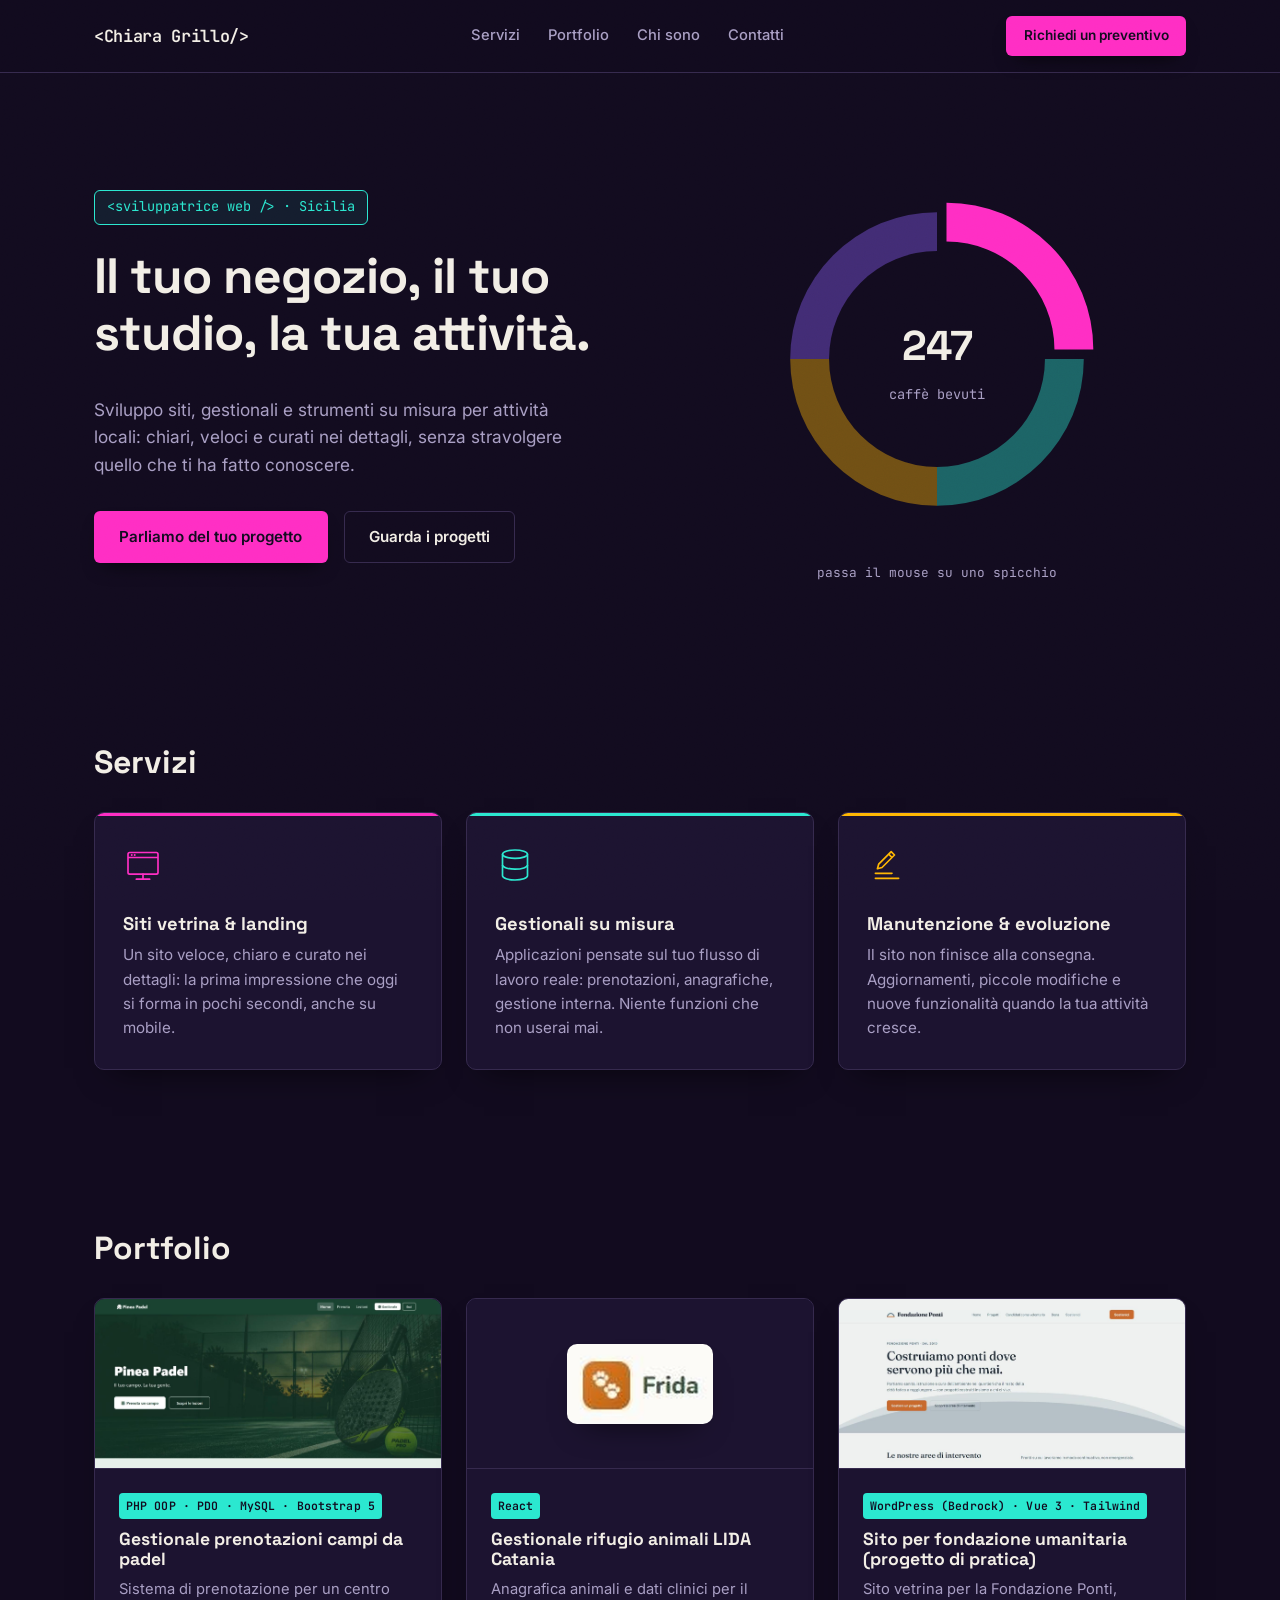
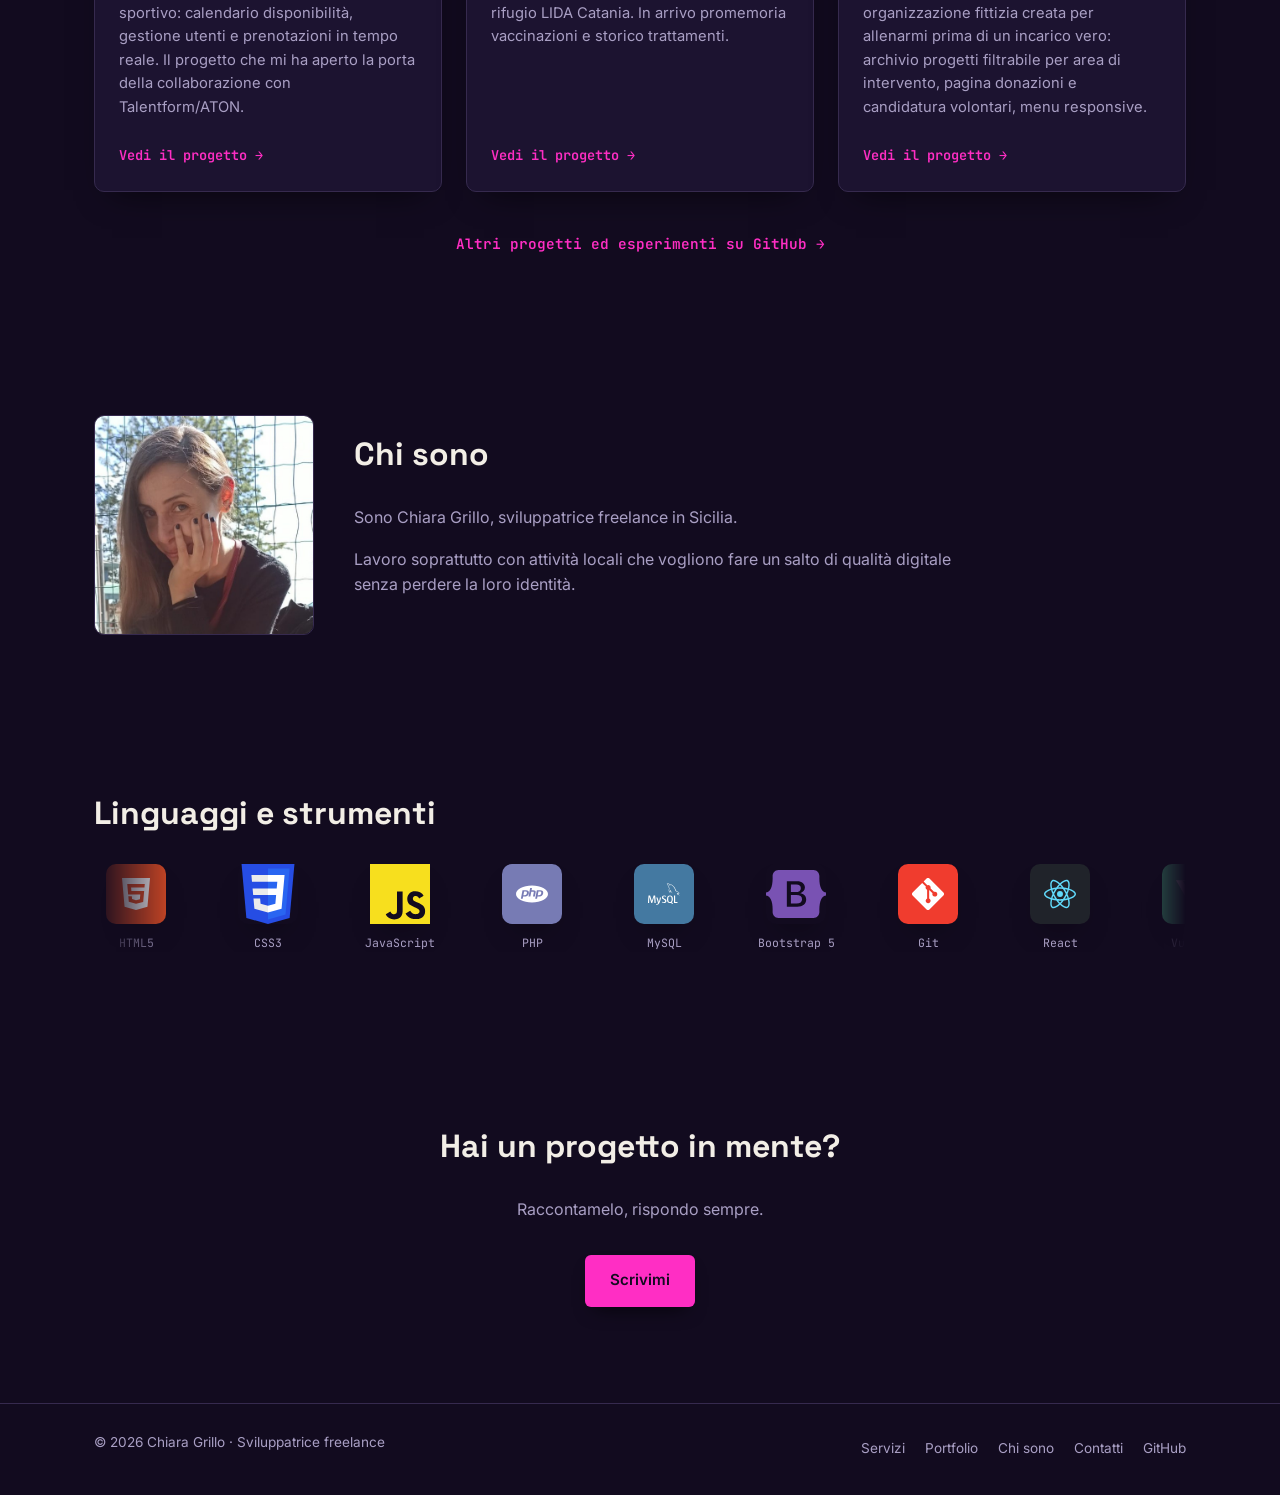
<file: index.html>
<!DOCTYPE html>
<html lang="it">
<head>
<meta charset="UTF-8">
<meta name="viewport" content="width=device-width, initial-scale=1.0">
<title>Chiara Grillo · Sviluppatrice freelance</title>
<meta name="description" content="Siti, gestionali e strumenti su misura per attività locali. Sviluppo web freelance in Sicilia.">

<link rel="preconnect" href="https://fonts.googleapis.com">
<link rel="preconnect" href="https://fonts.gstatic.com" crossorigin>
<link href="https://fonts.googleapis.com/css2?family=Space+Grotesk:wght@700&family=Inter:wght@400;500;600&family=JetBrains+Mono:wght@400;600&display=swap" rel="stylesheet">

<link rel="stylesheet" href="style.css">
</head>
<body>

<header class="site-header" id="top">
  <div class="container header__inner">
    <a href="#top" class="logo">&lt;Chiara Grillo/&gt;</a>
    <nav class="nav" id="site-nav" aria-label="Navigazione principale">
      <a href="#servizi">Servizi</a>
      <a href="#portfolio">Portfolio</a>
      <a href="#chi-sono">Chi sono</a>
      <a href="#contatti">Contatti</a>
      <a href="#contatti" class="btn btn--primary btn--small nav__cta">Richiedi un preventivo</a>
    </nav>
    <button type="button" class="nav-toggle" aria-expanded="false" aria-controls="site-nav" aria-label="Apri il menu">
      <span class="nav-toggle__bar"></span>
      <span class="nav-toggle__bar"></span>
      <span class="nav-toggle__bar"></span>
    </button>
    <a href="#contatti" class="btn btn--primary btn--small header__cta">Richiedi un preventivo</a>
  </div>
</header>

<main>

  <section class="hero">
    <div class="container hero__inner">

      <div class="hero__content">
        <p class="eyebrow">&lt;sviluppatrice web /&gt; · Sicilia</p>
        <h1 class="hero__title">Il tuo negozio, il tuo studio, la tua attività.</h1>
        <p class="hero__subtitle">Sviluppo siti, gestionali e strumenti su misura per attività locali: chiari, veloci e curati nei dettagli, senza stravolgere quello che ti ha fatto conoscere.</p>
        <div class="hero__ctas">
          <a href="#contatti" class="btn btn--primary">Parliamo del tuo progetto</a>
          <a href="#portfolio" class="btn btn--outline">Guarda i progetti</a>
        </div>
      </div>

      <div class="hero__visual">
        <div class="ring" role="group" aria-label="Statistiche scherzose del mio lavoro: passa il mouse o tocca uno spicchio">
          <svg class="ring__svg" viewBox="-220 -220 440 440" width="380" height="380" aria-hidden="true">
            <path class="segment active" data-i="0" fill="#ff2ec4"
              d="M 0,-170 A170,170 0 0 1 170,0 L125,0 A125,125 0 0 0 0,-125 Z"
              tabindex="0" role="button" aria-label="247, caffè bevuti"></path>
            <path class="segment dim" data-i="1" fill="#2be8d0"
              d="M 170,0 A170,170 0 0 1 0,170 L0,125 A125,125 0 0 0 125,0 Z"
              tabindex="0" role="button" aria-label="1.842, bug schiacciati"></path>
            <path class="segment dim" data-i="2" fill="#ffb703"
              d="M 0,170 A170,170 0 0 1 -170,0 L-125,0 A125,125 0 0 0 0,125 Z"
              tabindex="0" role="button" aria-label="12.400, righe di codice circa"></path>
            <path class="segment dim" data-i="3" fill="#8b5cf6"
              d="M -170,0 A170,170 0 0 1 0,-170 L0,-125 A125,125 0 0 0 -125,0 Z"
              tabindex="0" role="button" aria-label="2, tastiere rotte"></path>
          </svg>
          <div class="ring__center" aria-live="polite" aria-atomic="true">
            <span class="ring__number">247</span>
            <span class="ring__label">caffè bevuti</span>
          </div>
        </div>
        <p class="ring-hint">passa il mouse su uno spicchio</p>
      </div>

    </div>
  </section>

  <section class="services" id="servizi">
    <div class="container">
      <h2 class="section-title">Servizi</h2>
      <div class="services__grid">

        <article class="service-card" style="--accent:#ff2ec4">
          <div class="service-card__bar"></div>
          <svg class="service-card__icon" viewBox="0 0 48 48" fill="none" aria-hidden="true">
            <rect x="6" y="9" width="36" height="26" rx="2" stroke="currentColor" stroke-width="2"/>
            <path d="M6 15h36" stroke="currentColor" stroke-width="2"/>
            <circle cx="10.5" cy="12" r="1.2" fill="currentColor"/>
            <circle cx="14" cy="12" r="1.2" fill="currentColor"/>
            <path d="M16 41h16M24 35v6" stroke="currentColor" stroke-width="2" stroke-linecap="round"/>
          </svg>
          <h3>Siti vetrina &amp; landing</h3>
          <p>Un sito veloce, chiaro e curato nei dettagli: la prima impressione che oggi si forma in pochi secondi, anche su mobile.</p>
        </article>

        <article class="service-card" style="--accent:#2be8d0">
          <div class="service-card__bar"></div>
          <svg class="service-card__icon" viewBox="0 0 48 48" fill="none" aria-hidden="true">
            <ellipse cx="24" cy="11" rx="15" ry="5" stroke="currentColor" stroke-width="2"/>
            <path d="M9 11v13c0 2.8 6.7 5 15 5s15-2.2 15-5V11" stroke="currentColor" stroke-width="2"/>
            <path d="M9 24v13c0 2.8 6.7 5 15 5s15-2.2 15-5V24" stroke="currentColor" stroke-width="2"/>
          </svg>
          <h3>Gestionali su misura</h3>
          <p>Applicazioni pensate sul tuo flusso di lavoro reale: prenotazioni, anagrafiche, gestione interna. Niente funzioni che non userai mai.</p>
        </article>

        <article class="service-card" style="--accent:#ffb703">
          <div class="service-card__bar"></div>
          <svg class="service-card__icon" viewBox="0 0 48 48" fill="none" aria-hidden="true">
            <path d="M29 8l4 4-15 15-5.5 1.5L14 23z" stroke="currentColor" stroke-width="2" stroke-linejoin="round"/>
            <path d="M26 11l4 4" stroke="currentColor" stroke-width="2"/>
            <path d="M10 34h20M10 40h28" stroke="currentColor" stroke-width="2" stroke-linecap="round"/>
          </svg>
          <h3>Manutenzione &amp; evoluzione</h3>
          <p>Il sito non finisce alla consegna. Aggiornamenti, piccole modifiche e nuove funzionalità quando la tua attività cresce.</p>
        </article>

      </div>
    </div>
  </section>

  <section class="portfolio" id="portfolio">
    <div class="container">
      <h2 class="section-title">Portfolio</h2>
      <div class="portfolio__grid">

        <article class="case-card">
          <div class="case-card__media">
            <img src="screenshot/padel/hero.jpg" alt="Homepage del gestionale Pinea Padel" loading="lazy">
          </div>
          <div class="case-card__body">
            <span class="tag">PHP OOP · PDO · MySQL · Bootstrap 5</span>
            <h3>Gestionale prenotazioni campi da padel</h3>
            <p>Sistema di prenotazione per un centro sportivo: calendario disponibilità, gestione utenti e prenotazioni in tempo reale. Il progetto che mi ha aperto la porta della collaborazione con Talentform/ATON.</p>
            <a href="progetti/padel.html" class="case-card__link">Vedi il progetto &rarr;</a>
          </div>
        </article>

        <article class="case-card">
          <div class="case-card__media case-card__media--logo">
            <img src="screenshot/frida/logo.png" alt="Logo dell'app Frida">
          </div>
          <div class="case-card__body">
            <span class="tag">React</span>
            <h3>Gestionale rifugio animali LIDA Catania</h3>
            <p>Anagrafica animali e dati clinici per il rifugio LIDA Catania. In arrivo promemoria vaccinazioni e storico trattamenti.</p>
            <a href="progetti/frida.html" class="case-card__link">Vedi il progetto &rarr;</a>
          </div>
        </article>

        <article class="case-card">
          <div class="case-card__media">
            <img src="screenshot/ponti/homepage-hero.jpg" alt="Homepage del sito Fondazione Ponti" loading="lazy">
          </div>
          <div class="case-card__body">
            <span class="tag">WordPress (Bedrock) · Vue 3 · Tailwind</span>
            <h3>Sito per fondazione umanitaria (progetto di pratica)</h3>
            <p>Sito vetrina per la Fondazione Ponti, organizzazione fittizia creata per allenarmi prima di un incarico vero: archivio progetti filtrabile per area di intervento, pagina donazioni e candidatura volontari, menu responsive.</p>
            <a href="progetti/ponti.html" class="case-card__link">Vedi il progetto &rarr;</a>
          </div>
        </article>

      </div>
      <a href="https://github.com/ChiaraInMiniatura" target="_blank" rel="noopener noreferrer" class="portfolio__more">Altri progetti ed esperimenti su GitHub &rarr;</a>
    </div>
  </section>

  <section class="about" id="chi-sono">
    <div class="container about__inner">
      <div class="about__photo">
        <img src="img/chiara.jpg" alt="Foto di Chiara Grillo" width="220" height="220">
      </div>
      <div class="about__text">
        <h2 class="section-title">Chi sono</h2>
        <p>Sono Chiara Grillo, sviluppatrice freelance in Sicilia.</p>
        <p>Lavoro soprattutto con attività locali che vogliono fare un salto di qualità digitale senza perdere la loro identità.</p>
      </div>
    </div>
  </section>

  <section class="skills" id="competenze">
    <div class="container">
      <h2 class="section-title">Linguaggi e strumenti</h2>
      <div class="skills-carousel">
        <div class="skills-carousel__track" id="skillsTrack"></div>
      </div>
    </div>
  </section>

  <section class="contact" id="contatti">
    <div class="container contact__inner">
      <h2 class="section-title">Hai un progetto in mente?</h2>
      <p>Raccontamelo, rispondo sempre.</p>
      <a href="mailto:chiarag295@gmail.com" class="btn btn--primary">Scrivimi</a>
    </div>
  </section>

</main>

<footer class="site-footer">
  <div class="container footer__inner">
    <p>&copy; 2026 Chiara Grillo · Sviluppatrice freelance</p>
    <nav class="footer__links" aria-label="Link footer">
      <a href="#servizi">Servizi</a>
      <a href="#portfolio">Portfolio</a>
      <a href="#chi-sono">Chi sono</a>
      <a href="#contatti">Contatti</a>
      <a href="https://github.com/ChiaraInMiniatura" target="_blank" rel="noopener noreferrer">GitHub</a>
    </nav>
  </div>
</footer>

<script src="script.js"></script>
</body>
</html>
</file>
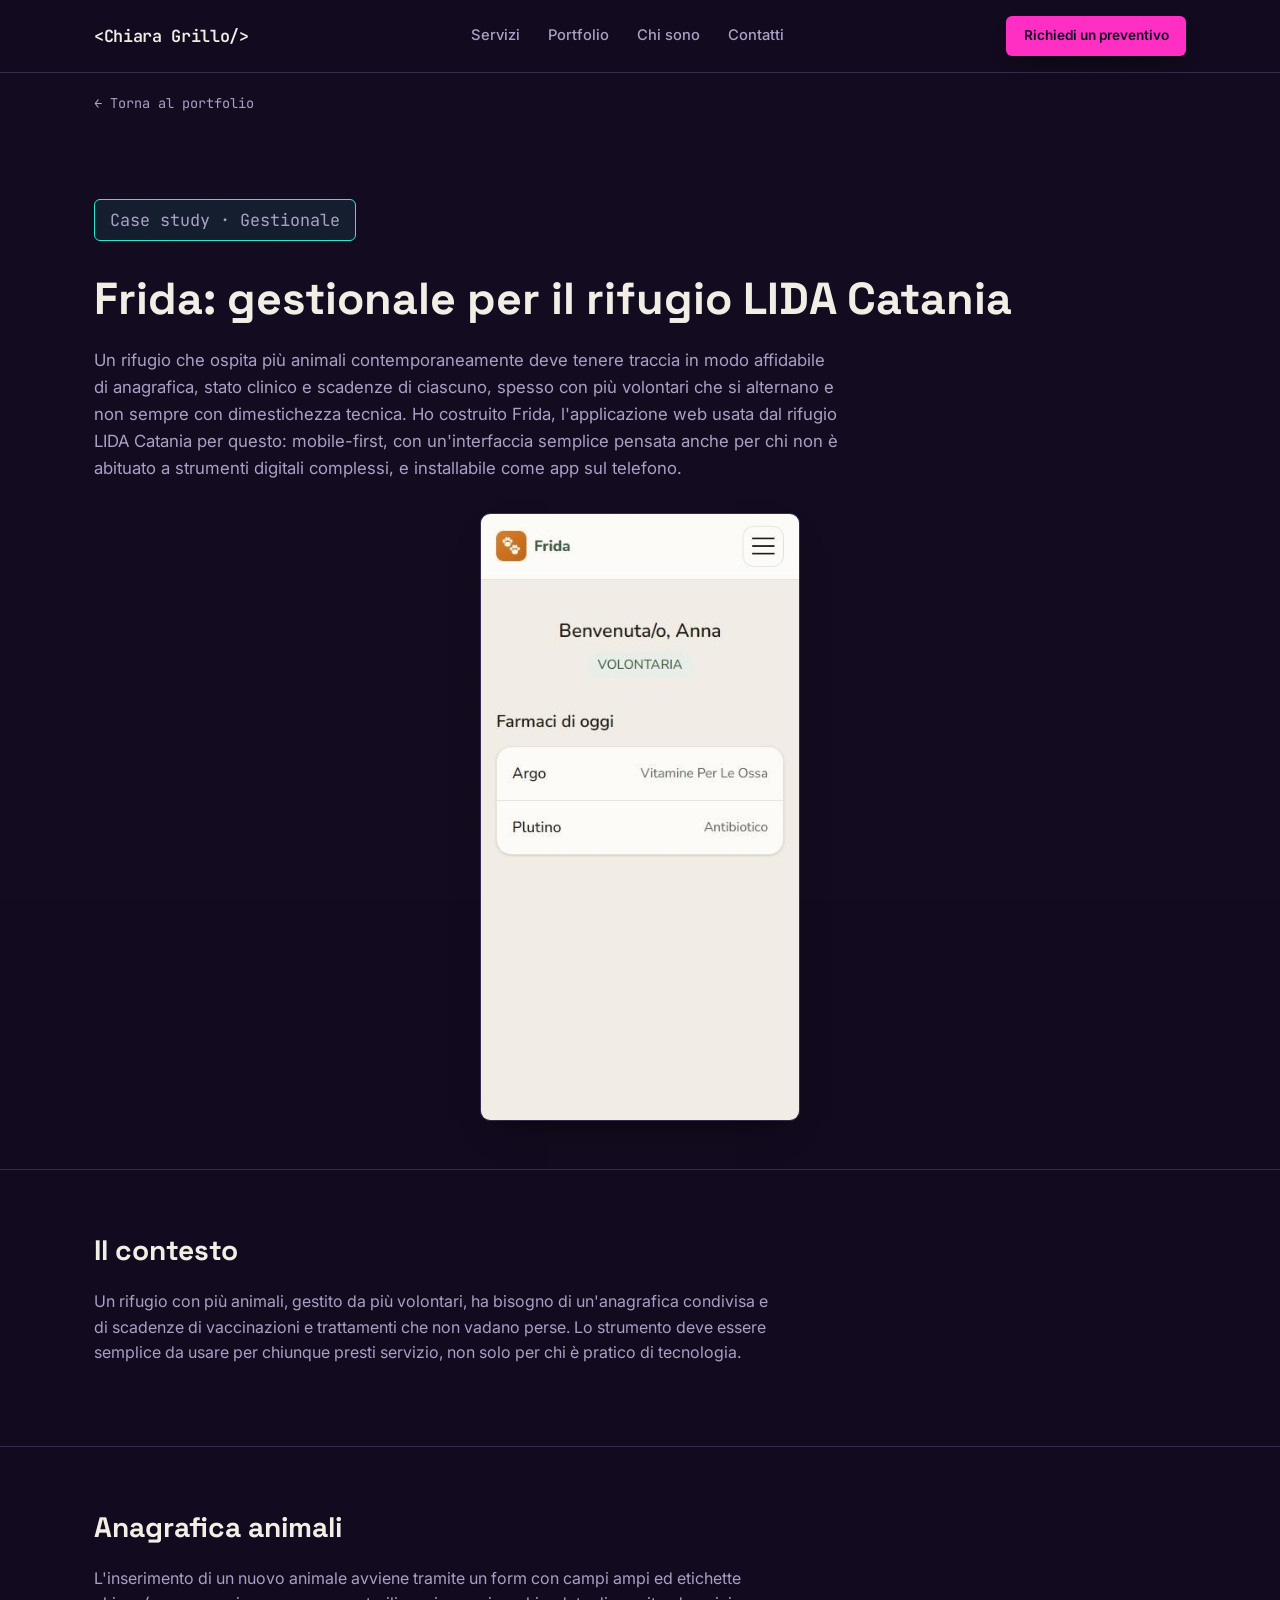
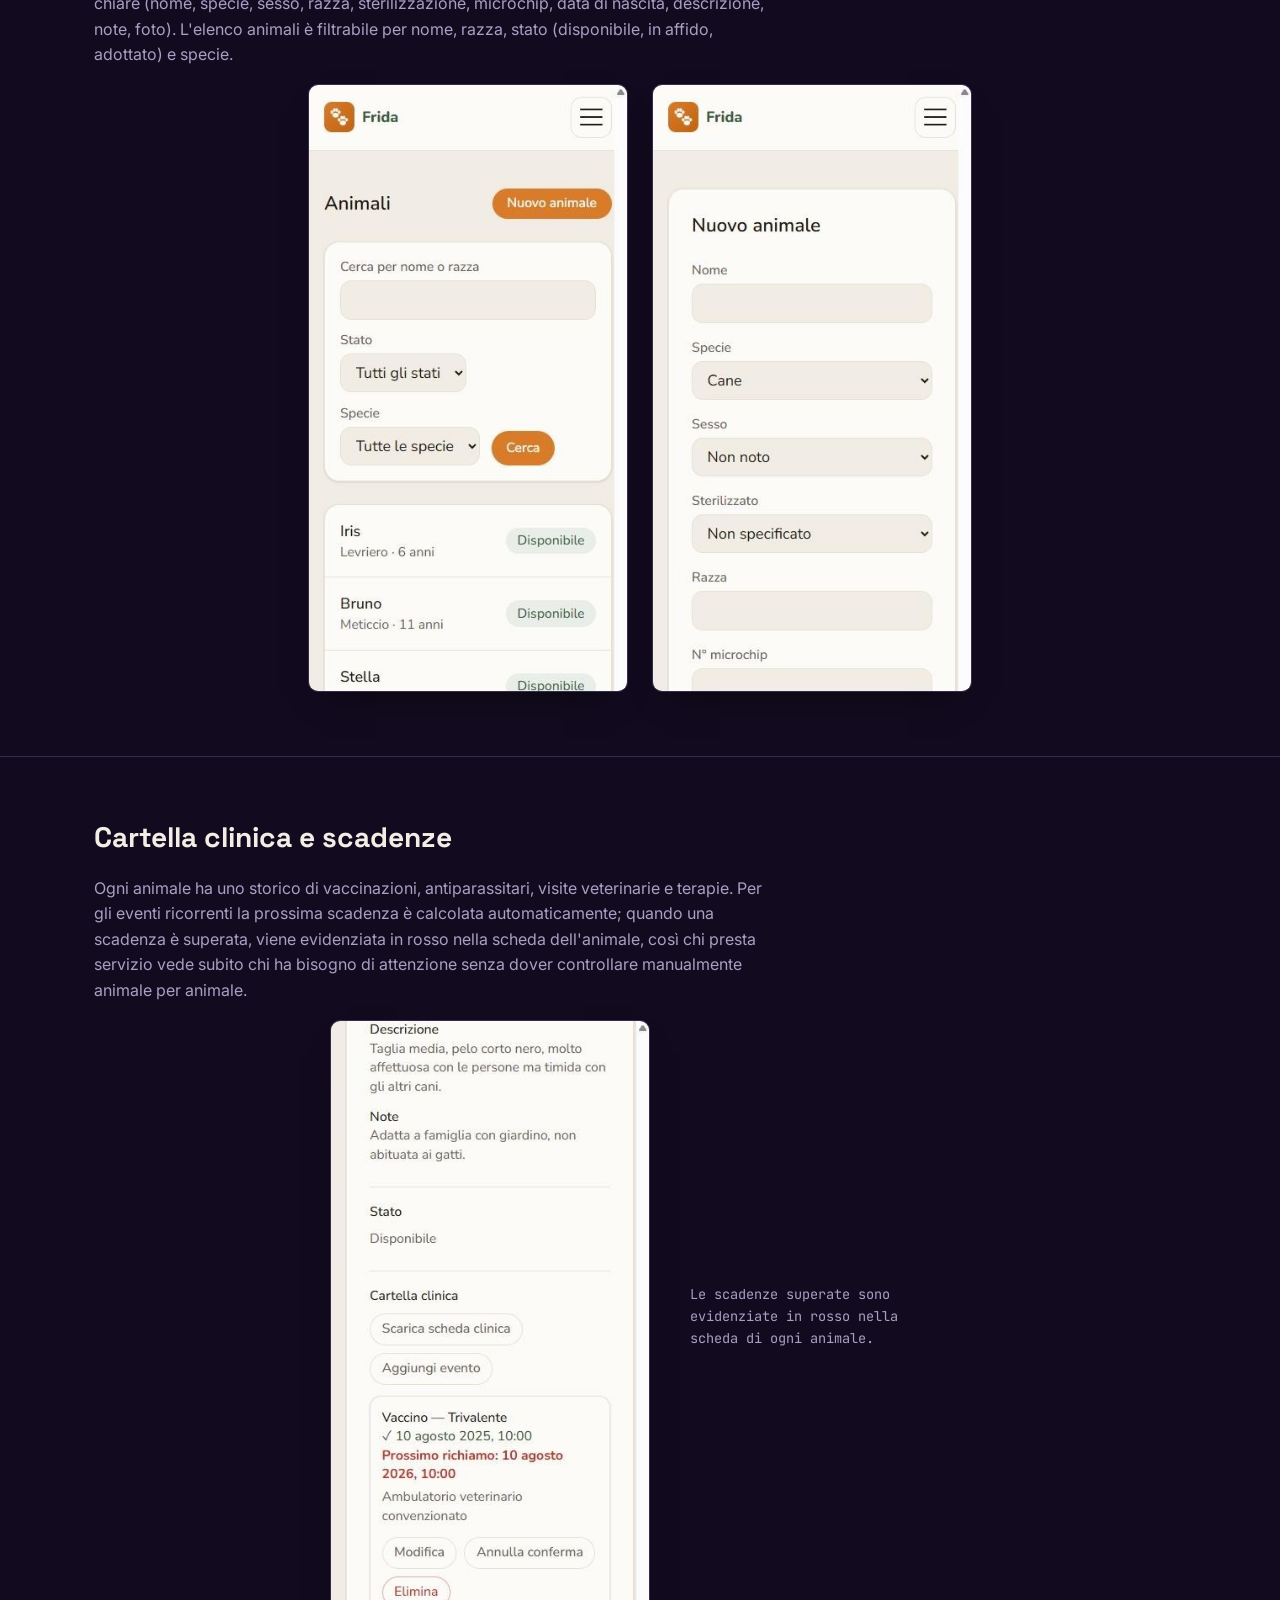
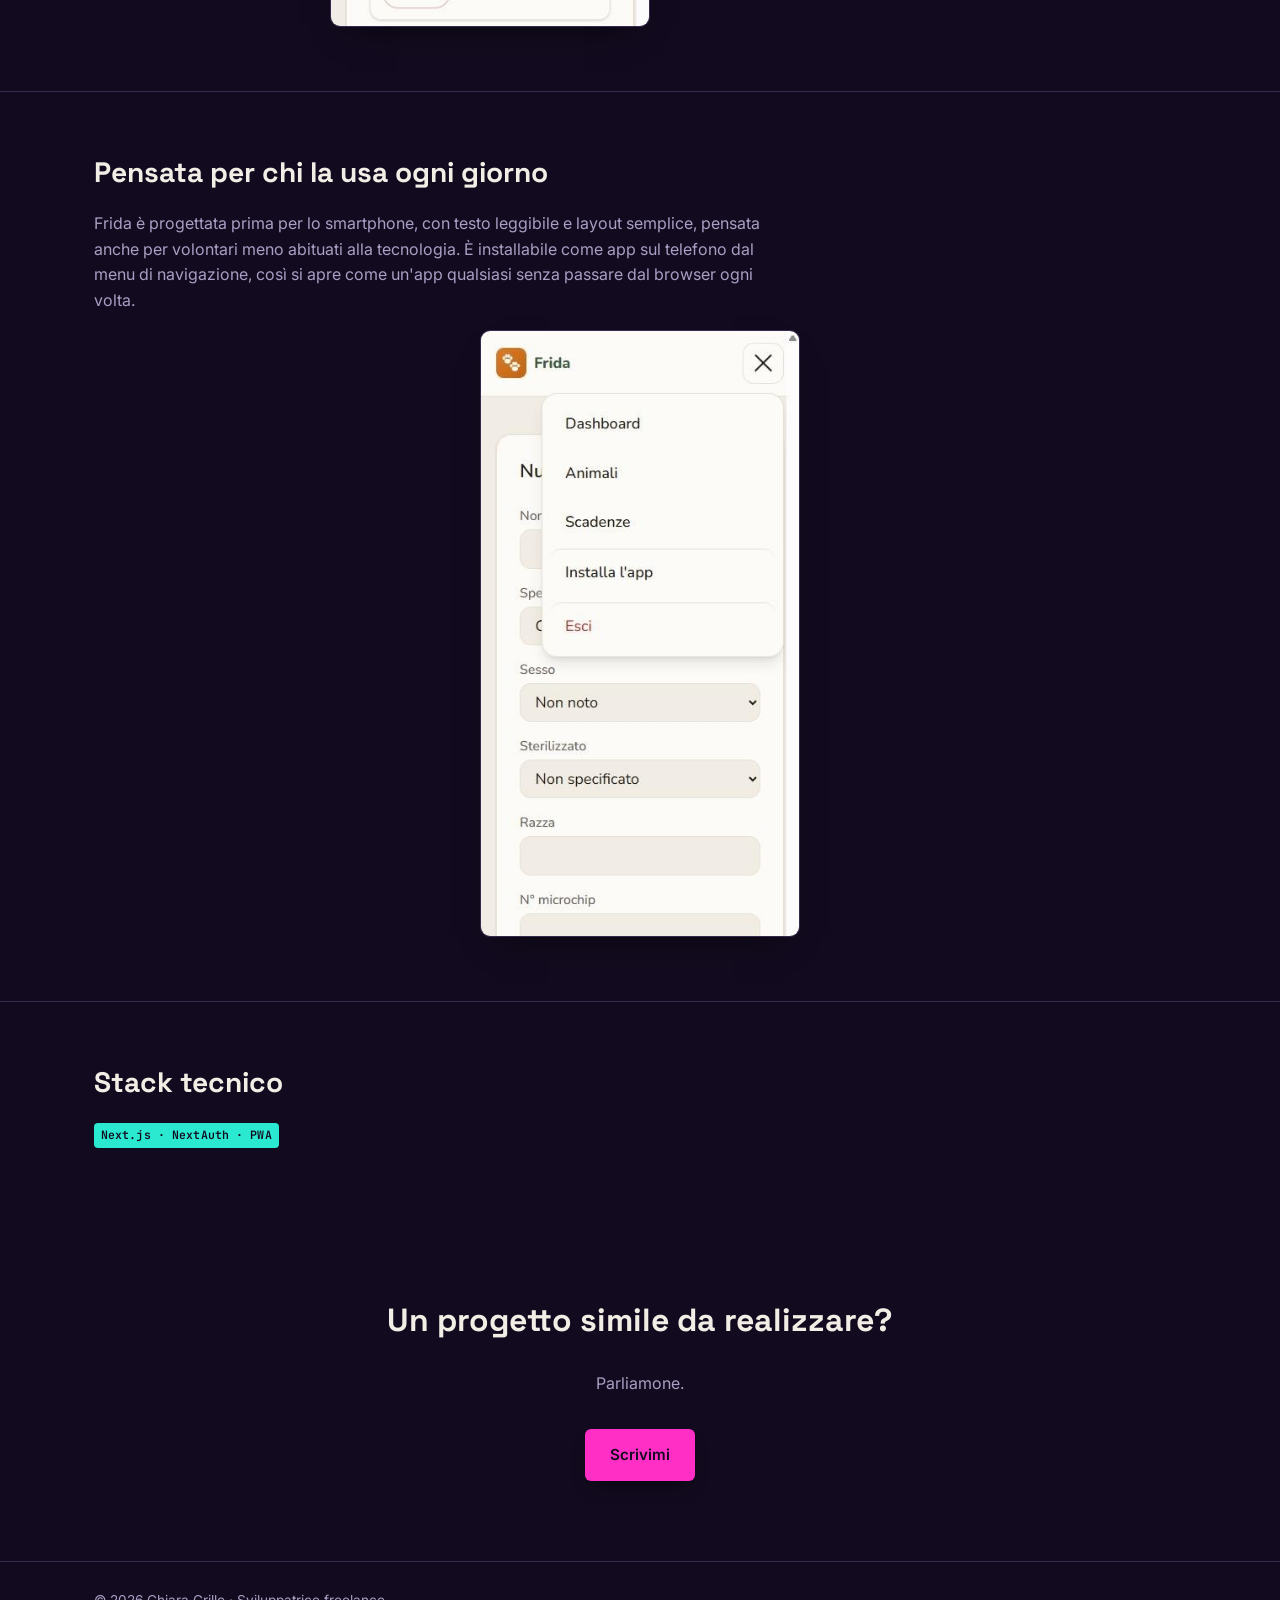
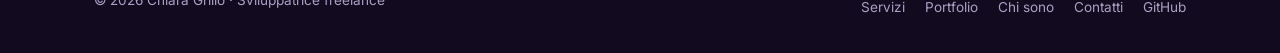
<file: progetti/frida.html>
<!DOCTYPE html>
<html lang="it">
<head>
<meta charset="UTF-8">
<meta name="viewport" content="width=device-width, initial-scale=1.0">
<title>Gestionale rifugio animali LIDA Catania · Chiara Grillo</title>
<meta name="description" content="Case study: Frida, l'applicazione web usata dal rifugio LIDA Catania per anagrafica animali, cartelle cliniche e scadenze, sviluppata in Next.js.">

<link rel="preconnect" href="https://fonts.googleapis.com">
<link rel="preconnect" href="https://fonts.gstatic.com" crossorigin>
<link href="https://fonts.googleapis.com/css2?family=Space+Grotesk:wght@700&family=Inter:wght@400;500;600&family=JetBrains+Mono:wght@400;600&display=swap" rel="stylesheet">

<link rel="stylesheet" href="../style.css">
</head>
<body>

<header class="site-header">
  <div class="container header__inner">
    <a href="../index.html#top" class="logo">&lt;Chiara Grillo/&gt;</a>
    <nav class="nav" id="site-nav" aria-label="Navigazione principale">
      <a href="../index.html#servizi">Servizi</a>
      <a href="../index.html#portfolio">Portfolio</a>
      <a href="../index.html#chi-sono">Chi sono</a>
      <a href="../index.html#contatti">Contatti</a>
      <a href="../index.html#contatti" class="btn btn--primary btn--small nav__cta">Richiedi un preventivo</a>
    </nav>
    <button type="button" class="nav-toggle" aria-expanded="false" aria-controls="site-nav" aria-label="Apri il menu">
      <span class="nav-toggle__bar"></span>
      <span class="nav-toggle__bar"></span>
      <span class="nav-toggle__bar"></span>
    </button>
    <a href="../index.html#contatti" class="btn btn--primary btn--small header__cta">Richiedi un preventivo</a>
  </div>
</header>

<main>

  <div class="container">
    <a href="../index.html#portfolio" class="case-detail__back">&larr; Torna al portfolio</a>
  </div>

  <section class="case-hero">
    <div class="container">
      <p class="eyebrow">Case study · Gestionale</p>
      <h1>Frida: gestionale per il rifugio LIDA Catania</h1>
      <p>Un rifugio che ospita più animali contemporaneamente deve tenere traccia in modo affidabile di anagrafica, stato clinico e scadenze di ciascuno, spesso con più volontari che si alternano e non sempre con dimestichezza tecnica. Ho costruito Frida, l'applicazione web usata dal rifugio LIDA Catania per questo: mobile-first, con un'interfaccia semplice pensata anche per chi non è abituato a strumenti digitali complessi, e installabile come app sul telefono.</p>
      <div class="case-shot case-shot--phone">
        <img src="../screenshot/frida/dashboard.jpg" alt="Dashboard di Frida con i farmaci da somministrare del giorno">
      </div>
    </div>
  </section>

  <section class="case-section">
    <div class="container">
      <h2>Il contesto</h2>
      <p>Un rifugio con più animali, gestito da più volontari, ha bisogno di un'anagrafica condivisa e di scadenze di vaccinazioni e trattamenti che non vadano perse. Lo strumento deve essere semplice da usare per chiunque presti servizio, non solo per chi è pratico di tecnologia.</p>
    </div>
  </section>

  <section class="case-section">
    <div class="container">
      <h2>Anagrafica animali</h2>
      <p>L'inserimento di un nuovo animale avviene tramite un form con campi ampi ed etichette chiare (nome, specie, sesso, razza, sterilizzazione, microchip, data di nascita, descrizione, note, foto). L'elenco animali è filtrabile per nome, razza, stato (disponibile, in affido, adottato) e specie.</p>
      <div class="case-shot-row">
        <div class="case-shot case-shot--phone">
          <img src="../screenshot/frida/lista-animali.jpg" alt="Elenco animali con filtri per nome, razza, stato e specie">
        </div>
        <div class="case-shot case-shot--phone">
          <img src="../screenshot/frida/nuovo-animale-form.jpg" alt="Form di inserimento di un nuovo animale, con campi ampi ed etichette chiare">
        </div>
      </div>
    </div>
  </section>

  <section class="case-section">
    <div class="container">
      <h2>Cartella clinica e scadenze</h2>
      <p>Ogni animale ha uno storico di vaccinazioni, antiparassitari, visite veterinarie e terapie. Per gli eventi ricorrenti la prossima scadenza è calcolata automaticamente; quando una scadenza è superata, viene evidenziata in rosso nella scheda dell'animale, così chi presta servizio vede subito chi ha bisogno di attenzione senza dover controllare manualmente animale per animale.</p>
      <div class="case-shot-aside">
        <div class="case-shot case-shot--phone">
          <img src="../screenshot/frida/dettaglio-cartella-clinica.jpg" alt="Scheda clinica di un animale con un evento vaccino e la scadenza del richiamo evidenziata in rosso perché superata">
        </div>
        <p class="case-shot__caption case-shot__caption--aside">Le scadenze superate sono evidenziate in rosso nella scheda di ogni animale.</p>
      </div>
    </div>
  </section>

  <section class="case-section">
    <div class="container">
      <h2>Pensata per chi la usa ogni giorno</h2>
      <p>Frida è progettata prima per lo smartphone, con testo leggibile e layout semplice, pensata anche per volontari meno abituati alla tecnologia. È installabile come app sul telefono dal menu di navigazione, così si apre come un'app qualsiasi senza passare dal browser ogni volta.</p>
      <div class="case-shot case-shot--phone">
        <img src="../screenshot/frida/menu-aperto.jpg" alt="Menu di navigazione di Frida, con la voce Installa l'app">
      </div>
    </div>
  </section>

  <section class="case-section">
    <div class="container">
      <h2>Stack tecnico</h2>
      <span class="tag">Next.js · NextAuth · PWA</span>
    </div>
  </section>

  <section class="case-cta">
    <div class="container">
      <h2 class="section-title">Un progetto simile da realizzare?</h2>
      <p>Parliamone.</p>
      <a href="../index.html#contatti" class="btn btn--primary">Scrivimi</a>
    </div>
  </section>

</main>

<footer class="site-footer">
  <div class="container footer__inner">
    <p>&copy; 2026 Chiara Grillo · Sviluppatrice freelance</p>
    <nav class="footer__links" aria-label="Link footer">
      <a href="../index.html#servizi">Servizi</a>
      <a href="../index.html#portfolio">Portfolio</a>
      <a href="../index.html#chi-sono">Chi sono</a>
      <a href="../index.html#contatti">Contatti</a>
      <a href="https://github.com/ChiaraInMiniatura" target="_blank" rel="noopener noreferrer">GitHub</a>
    </nav>
  </div>
</footer>

<script src="../script.js"></script>
</body>
</html>
</file>
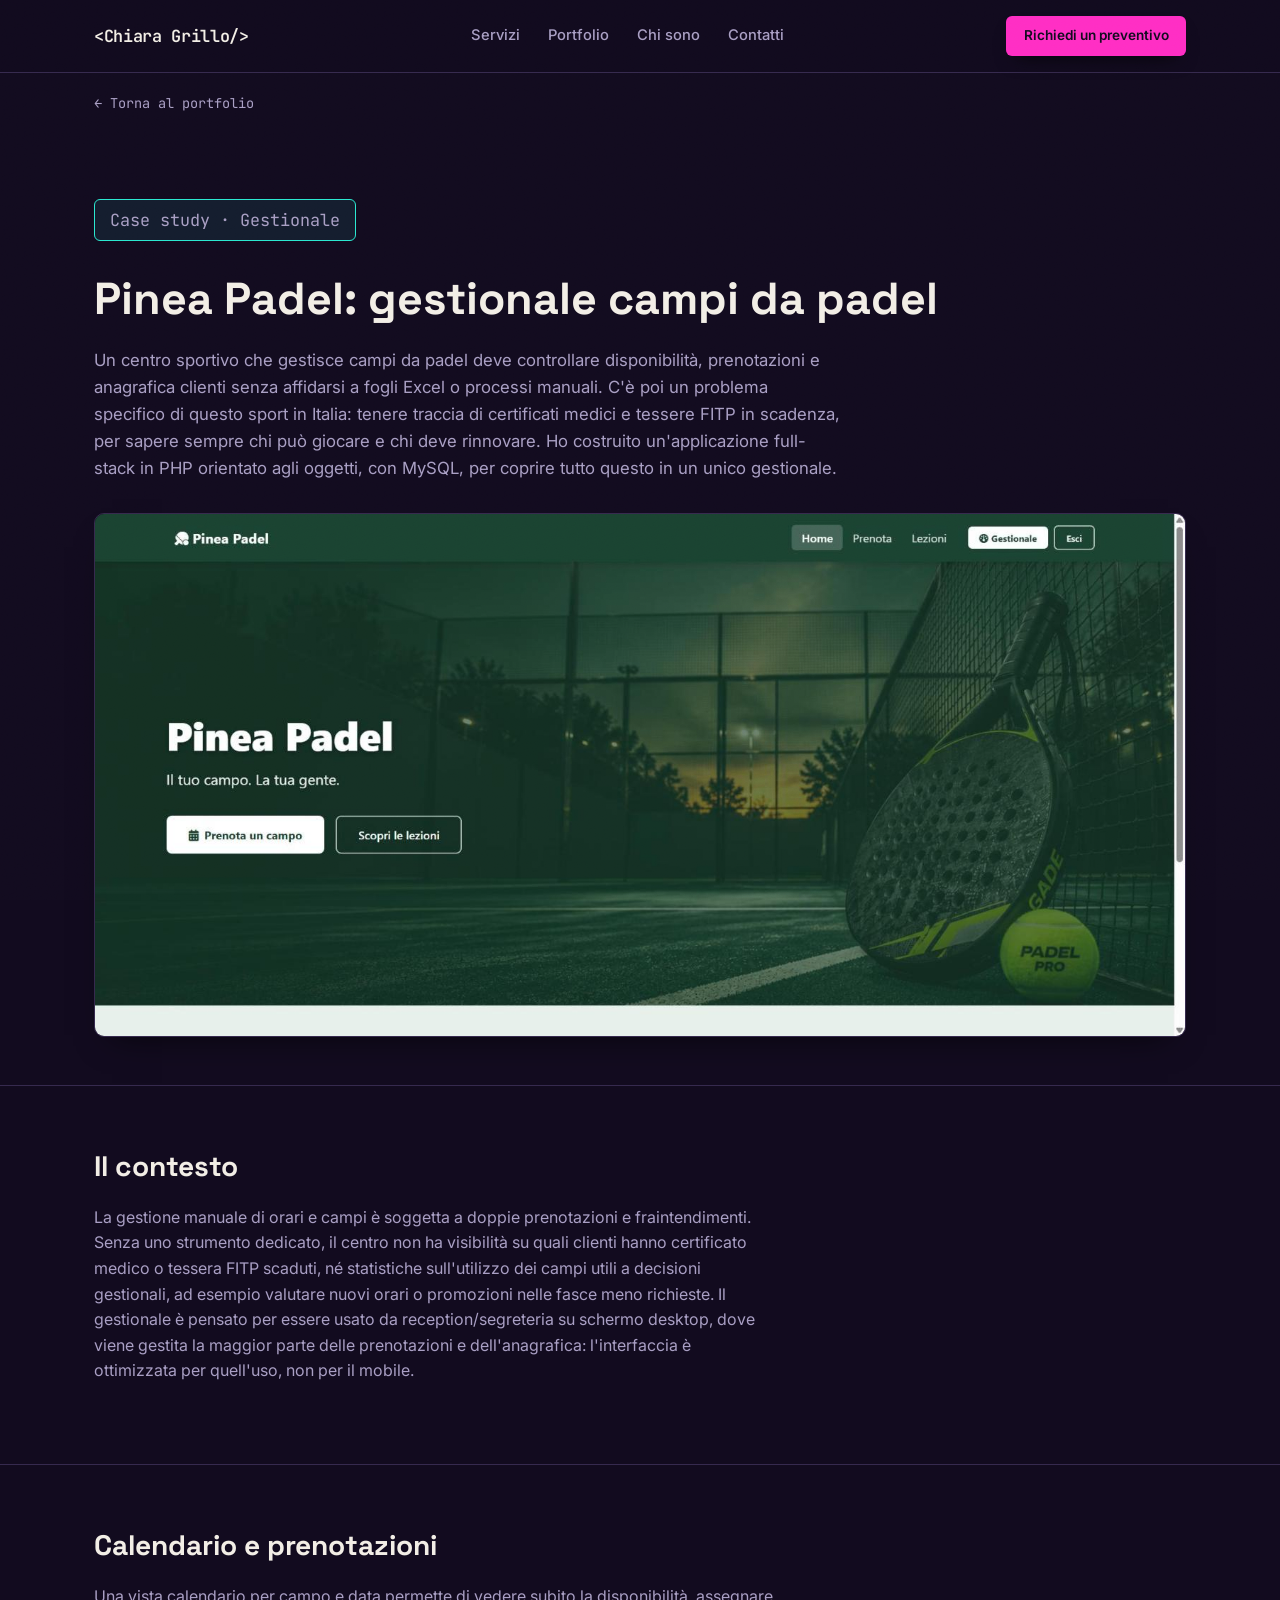
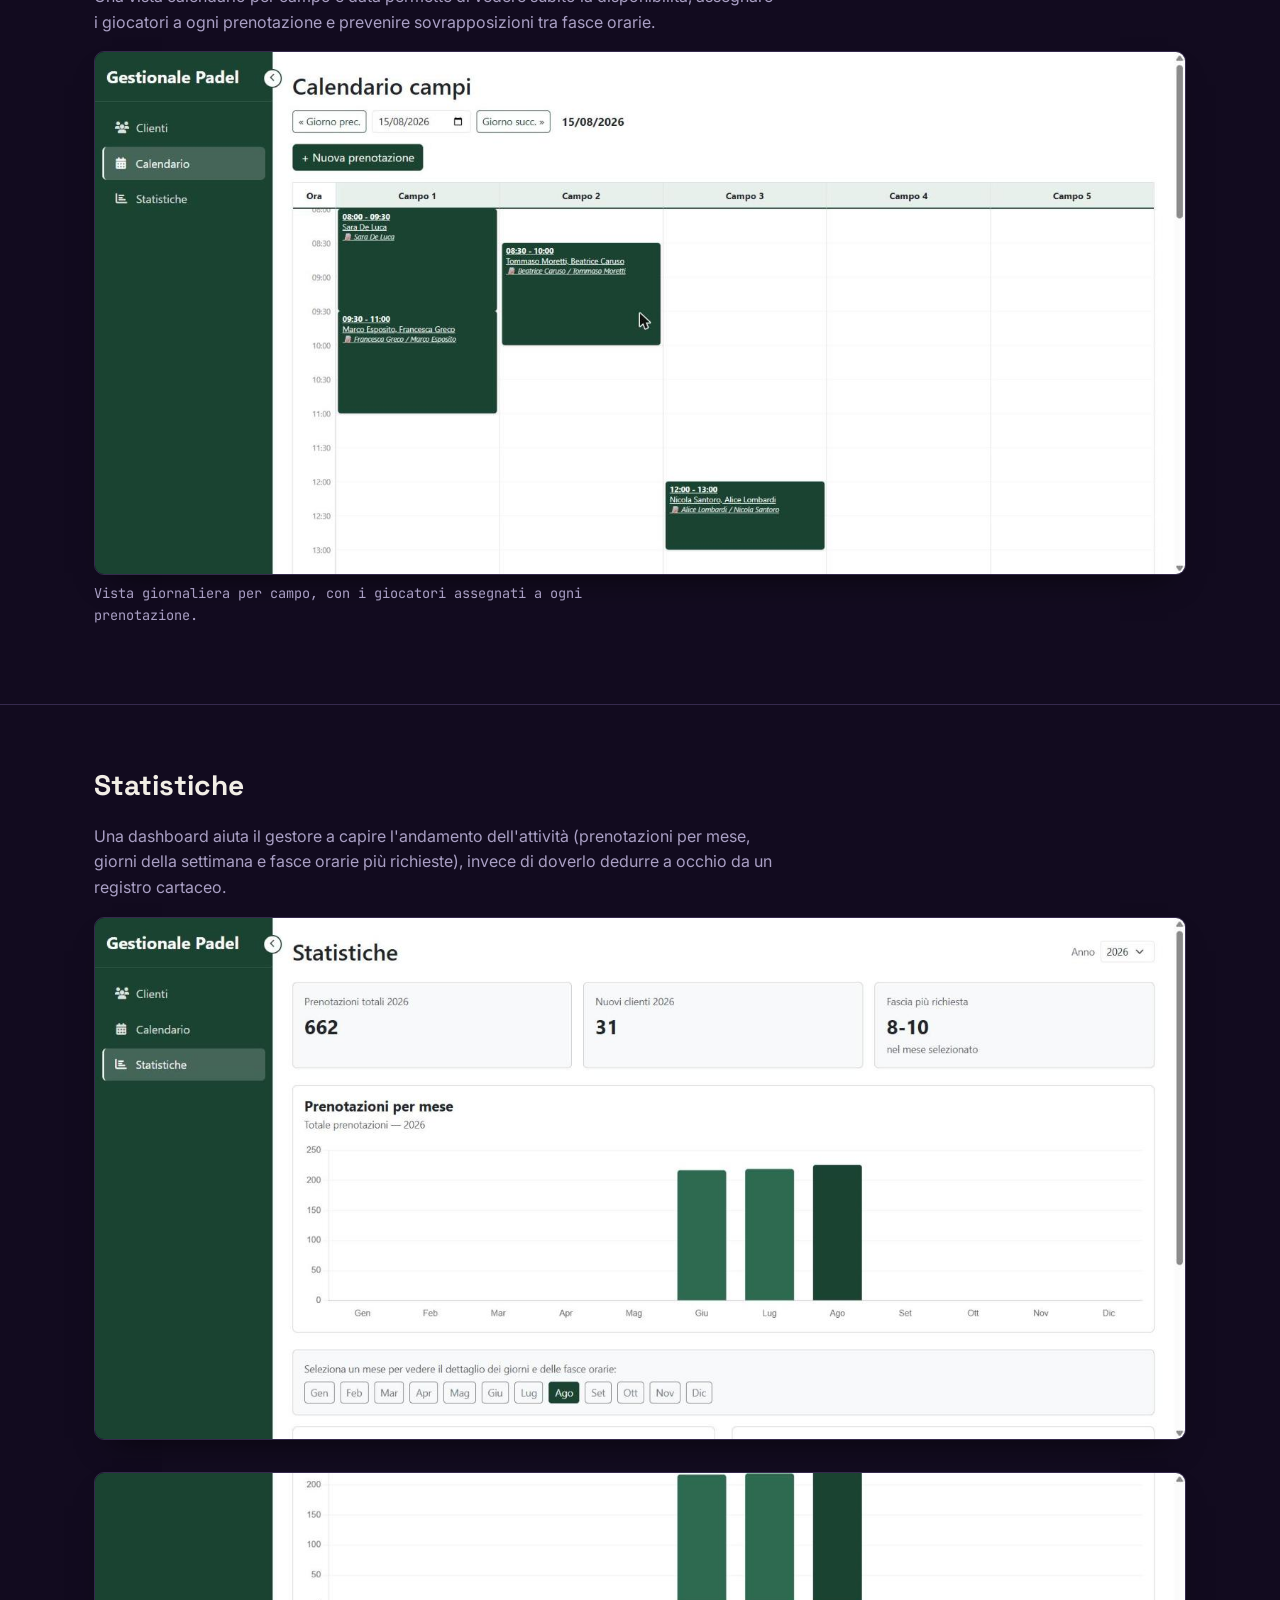
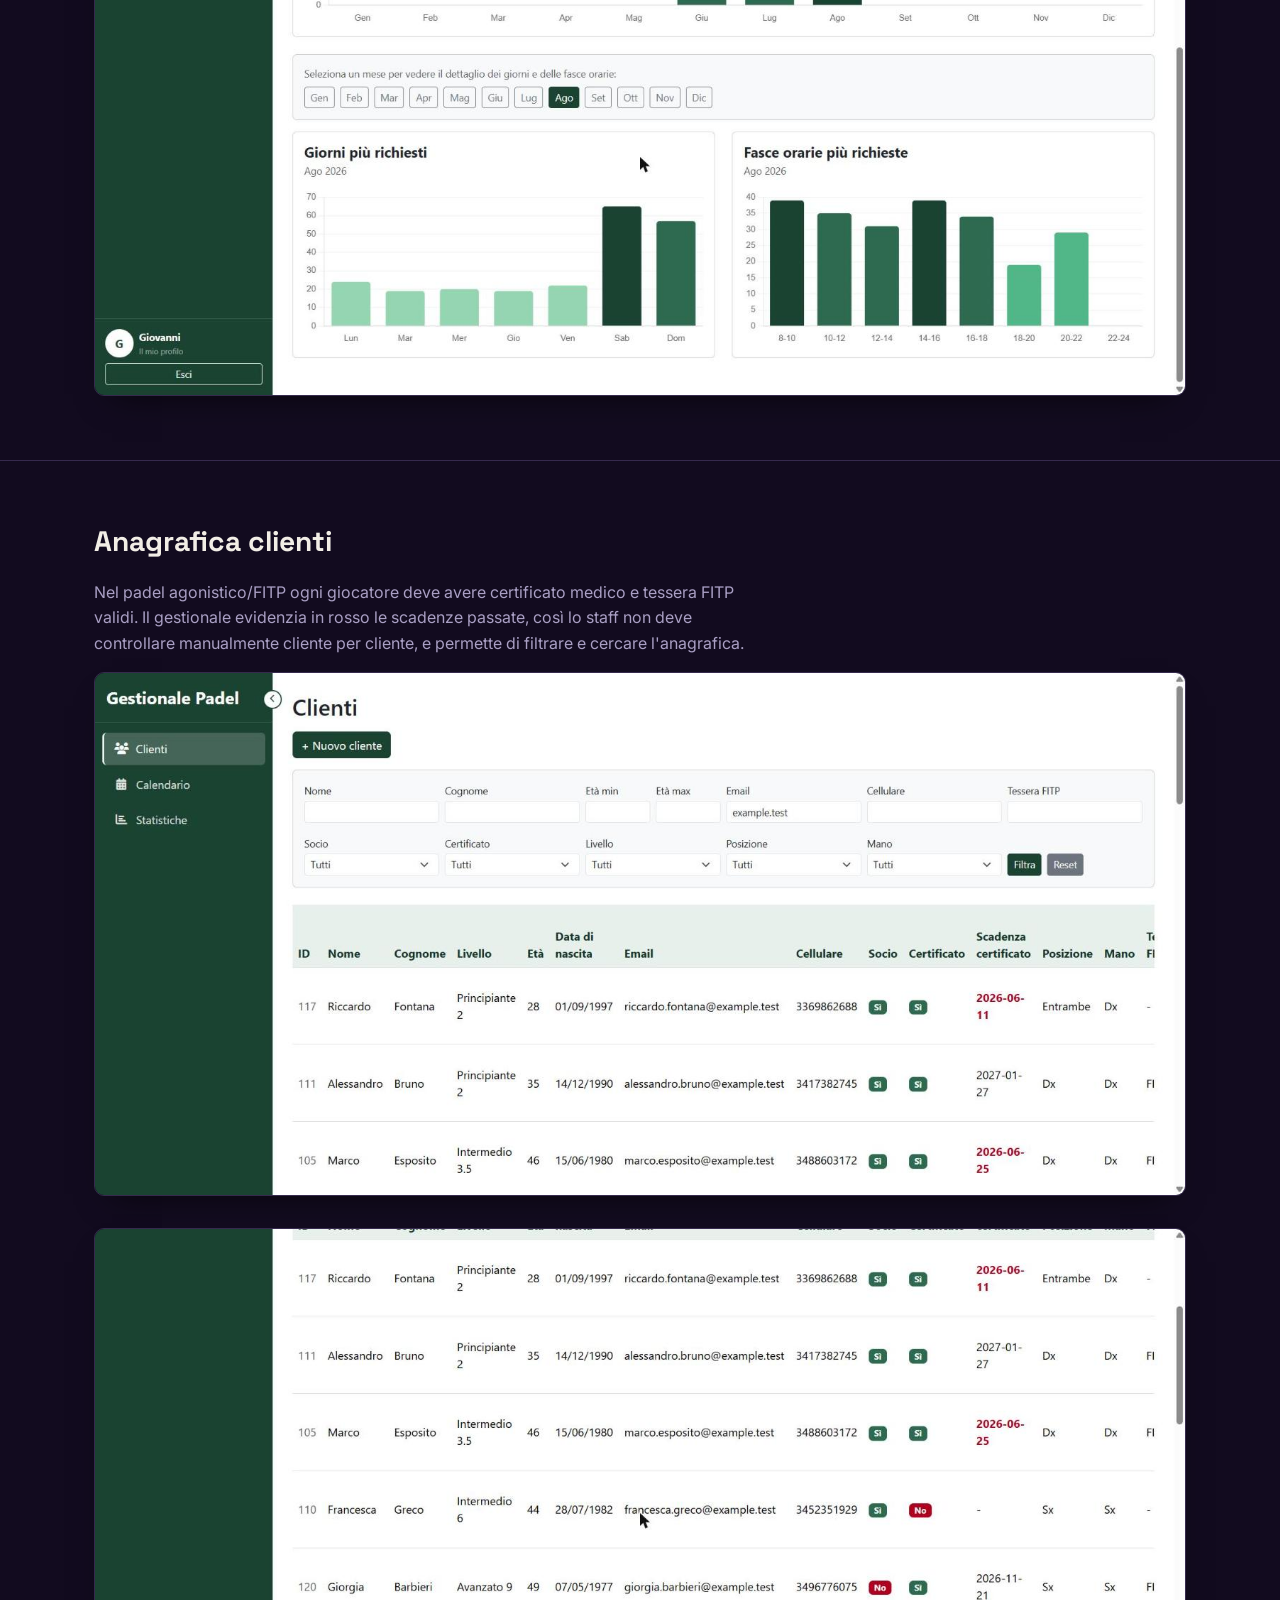
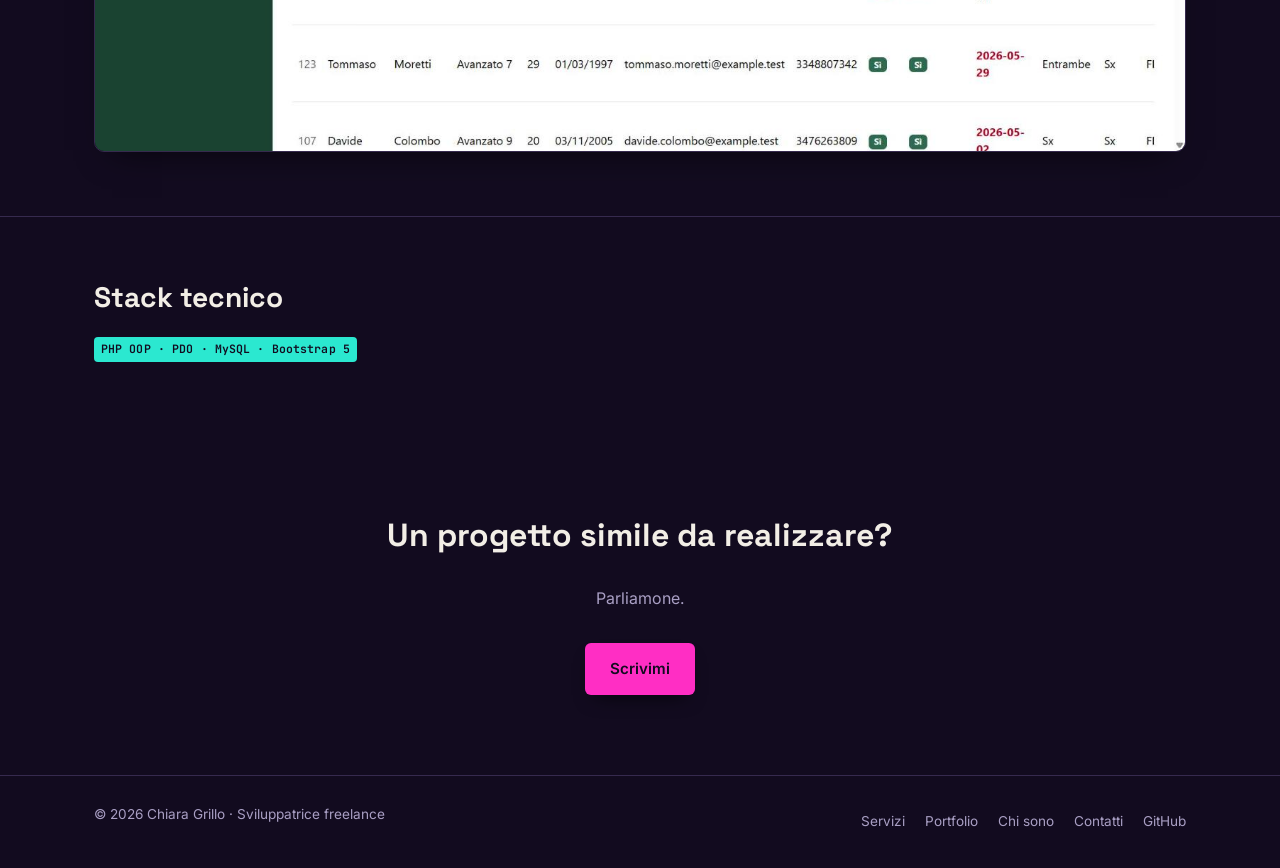
<file: progetti/padel.html>
<!DOCTYPE html>
<html lang="it">
<head>
<meta charset="UTF-8">
<meta name="viewport" content="width=device-width, initial-scale=1.0">
<title>Gestionale prenotazioni campi da padel · Chiara Grillo</title>
<meta name="description" content="Case study: gestionale prenotazioni per un centro sportivo di padel, sviluppato in PHP OOP/PDO e MySQL, con gestione calendario, statistiche e anagrafica clienti.">

<link rel="preconnect" href="https://fonts.googleapis.com">
<link rel="preconnect" href="https://fonts.gstatic.com" crossorigin>
<link href="https://fonts.googleapis.com/css2?family=Space+Grotesk:wght@700&family=Inter:wght@400;500;600&family=JetBrains+Mono:wght@400;600&display=swap" rel="stylesheet">

<link rel="stylesheet" href="../style.css">
</head>
<body>

<header class="site-header">
  <div class="container header__inner">
    <a href="../index.html#top" class="logo">&lt;Chiara Grillo/&gt;</a>
    <nav class="nav" id="site-nav" aria-label="Navigazione principale">
      <a href="../index.html#servizi">Servizi</a>
      <a href="../index.html#portfolio">Portfolio</a>
      <a href="../index.html#chi-sono">Chi sono</a>
      <a href="../index.html#contatti">Contatti</a>
      <a href="../index.html#contatti" class="btn btn--primary btn--small nav__cta">Richiedi un preventivo</a>
    </nav>
    <button type="button" class="nav-toggle" aria-expanded="false" aria-controls="site-nav" aria-label="Apri il menu">
      <span class="nav-toggle__bar"></span>
      <span class="nav-toggle__bar"></span>
      <span class="nav-toggle__bar"></span>
    </button>
    <a href="../index.html#contatti" class="btn btn--primary btn--small header__cta">Richiedi un preventivo</a>
  </div>
</header>

<main>

  <div class="container">
    <a href="../index.html#portfolio" class="case-detail__back">&larr; Torna al portfolio</a>
  </div>

  <section class="case-hero">
    <div class="container">
      <p class="eyebrow">Case study · Gestionale</p>
      <h1>Pinea Padel: gestionale campi da padel</h1>
      <p>Un centro sportivo che gestisce campi da padel deve controllare disponibilità, prenotazioni e anagrafica clienti senza affidarsi a fogli Excel o processi manuali. C'è poi un problema specifico di questo sport in Italia: tenere traccia di certificati medici e tessere FITP in scadenza, per sapere sempre chi può giocare e chi deve rinnovare. Ho costruito un'applicazione full-stack in PHP orientato agli oggetti, con MySQL, per coprire tutto questo in un unico gestionale.</p>
      <div class="case-shot">
        <img src="../screenshot/padel/hero.jpg" alt="Homepage del gestionale Pinea Padel">
      </div>
    </div>
  </section>

  <section class="case-section">
    <div class="container">
      <h2>Il contesto</h2>
      <p>La gestione manuale di orari e campi è soggetta a doppie prenotazioni e fraintendimenti. Senza uno strumento dedicato, il centro non ha visibilità su quali clienti hanno certificato medico o tessera FITP scaduti, né statistiche sull'utilizzo dei campi utili a decisioni gestionali, ad esempio valutare nuovi orari o promozioni nelle fasce meno richieste. Il gestionale è pensato per essere usato da reception/segreteria su schermo desktop, dove viene gestita la maggior parte delle prenotazioni e dell'anagrafica: l'interfaccia è ottimizzata per quell'uso, non per il mobile.</p>
    </div>
  </section>

  <section class="case-section">
    <div class="container">
      <h2>Calendario e prenotazioni</h2>
      <p>Una vista calendario per campo e data permette di vedere subito la disponibilità, assegnare i giocatori a ogni prenotazione e prevenire sovrapposizioni tra fasce orarie.</p>
      <div class="case-shot">
        <img src="../screenshot/padel/calendario.jpg" alt="Vista calendario con le prenotazioni di un sabato tipo">
      </div>
      <p class="case-shot__caption">Vista giornaliera per campo, con i giocatori assegnati a ogni prenotazione.</p>
    </div>
  </section>

  <section class="case-section">
    <div class="container">
      <h2>Statistiche</h2>
      <p>Una dashboard aiuta il gestore a capire l'andamento dell'attività (prenotazioni per mese, giorni della settimana e fasce orarie più richieste), invece di doverlo dedurre a occhio da un registro cartaceo.</p>
      <div class="case-shot">
        <img src="../screenshot/padel/statistiche-kpi.jpg" alt="KPI principali e andamento mensile delle prenotazioni">
      </div>
      <div class="case-shot">
        <img src="../screenshot/padel/statistiche-grafici.jpg" alt="Grafici di giorni e fasce orarie più richiesti">
      </div>
    </div>
  </section>

  <section class="case-section">
    <div class="container">
      <h2>Anagrafica clienti</h2>
      <p>Nel padel agonistico/FITP ogni giocatore deve avere certificato medico e tessera FITP validi. Il gestionale evidenzia in rosso le scadenze passate, così lo staff non deve controllare manualmente cliente per cliente, e permette di filtrare e cercare l'anagrafica.</p>
      <div class="case-shot">
        <img src="../screenshot/padel/clienti-filtri.jpg" alt="Anagrafica clienti con filtri di ricerca">
      </div>
      <div class="case-shot">
        <img src="../screenshot/padel/clienti-scadenze.jpg" alt="Scadenze di certificato medico e tessera FITP, evidenziate in rosso quando scadute">
      </div>
    </div>
  </section>

  <section class="case-section">
    <div class="container">
      <h2>Stack tecnico</h2>
      <span class="tag">PHP OOP · PDO · MySQL · Bootstrap 5</span>
    </div>
  </section>

  <section class="case-cta">
    <div class="container">
      <h2 class="section-title">Un progetto simile da realizzare?</h2>
      <p>Parliamone.</p>
      <a href="../index.html#contatti" class="btn btn--primary">Scrivimi</a>
    </div>
  </section>

</main>

<footer class="site-footer">
  <div class="container footer__inner">
    <p>&copy; 2026 Chiara Grillo · Sviluppatrice freelance</p>
    <nav class="footer__links" aria-label="Link footer">
      <a href="../index.html#servizi">Servizi</a>
      <a href="../index.html#portfolio">Portfolio</a>
      <a href="../index.html#chi-sono">Chi sono</a>
      <a href="../index.html#contatti">Contatti</a>
      <a href="https://github.com/ChiaraInMiniatura" target="_blank" rel="noopener noreferrer">GitHub</a>
    </nav>
  </div>
</footer>

<script src="../script.js"></script>
</body>
</html>
</file>
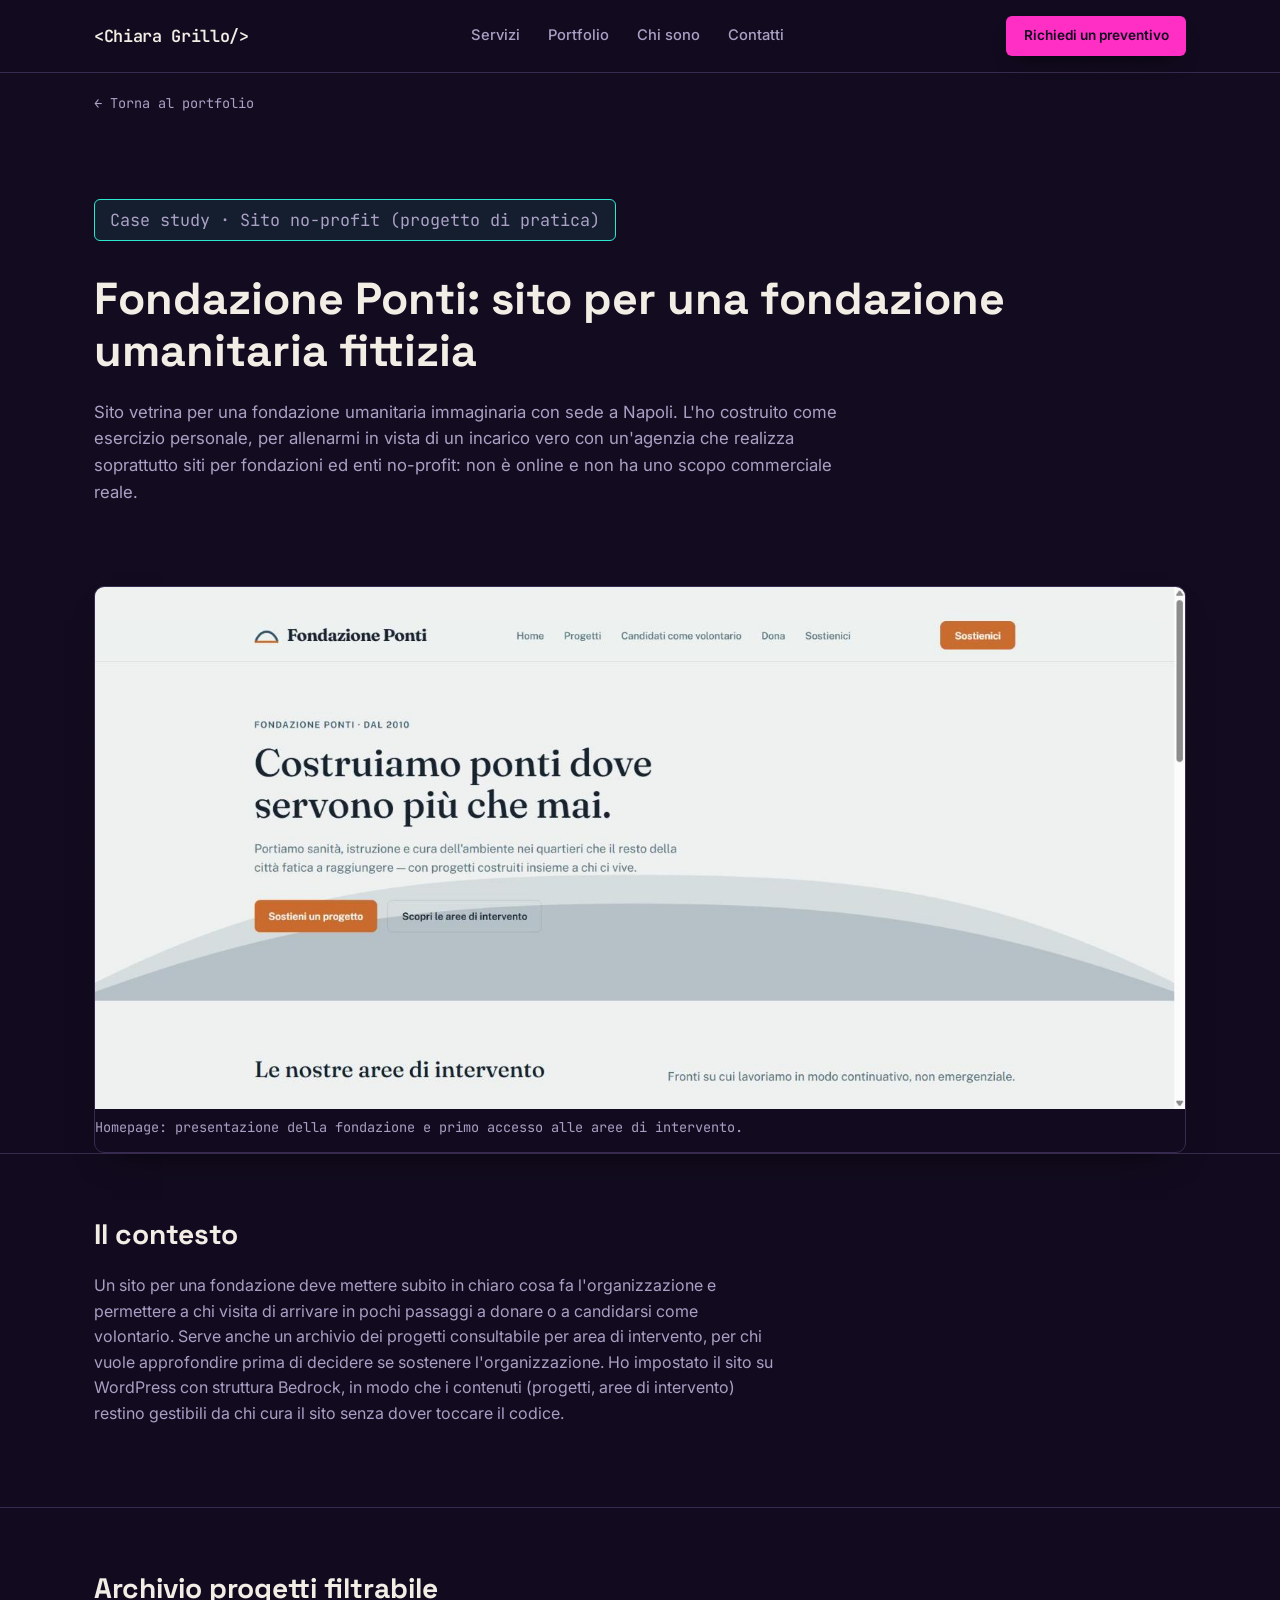
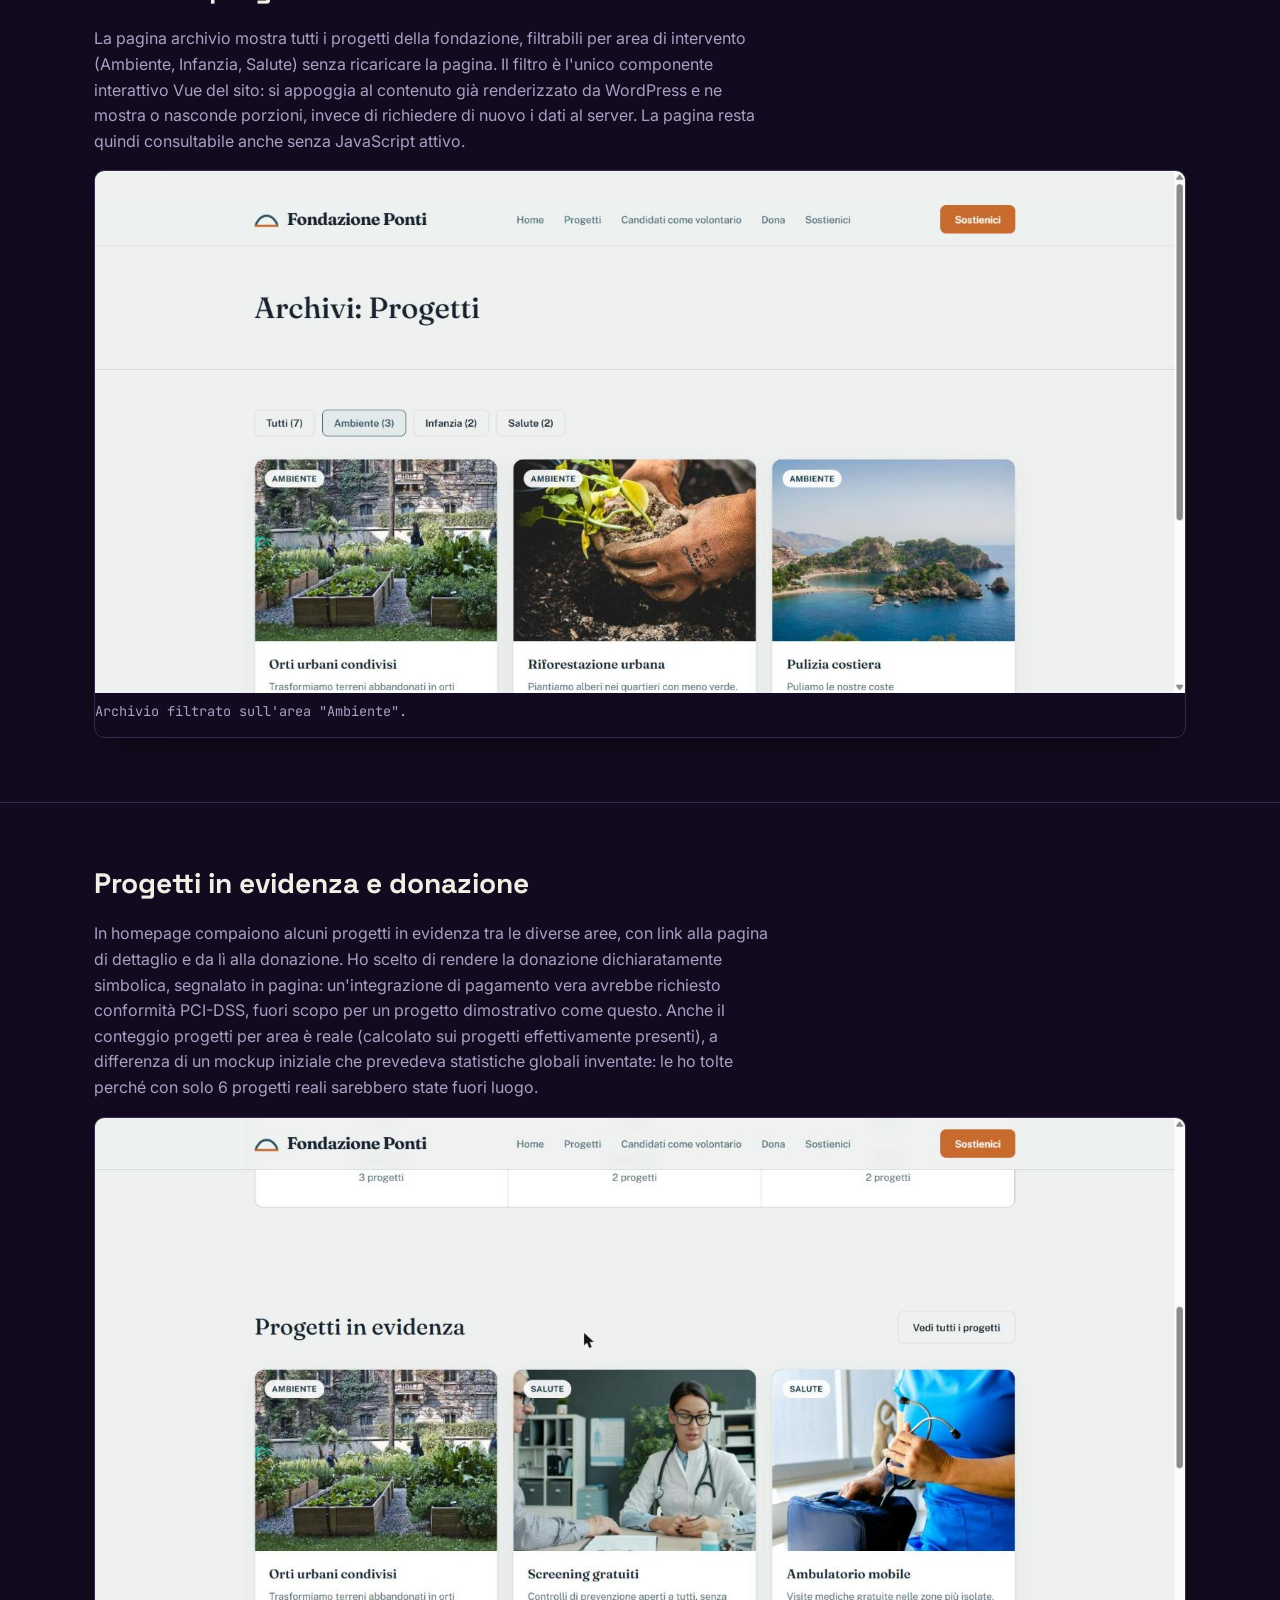
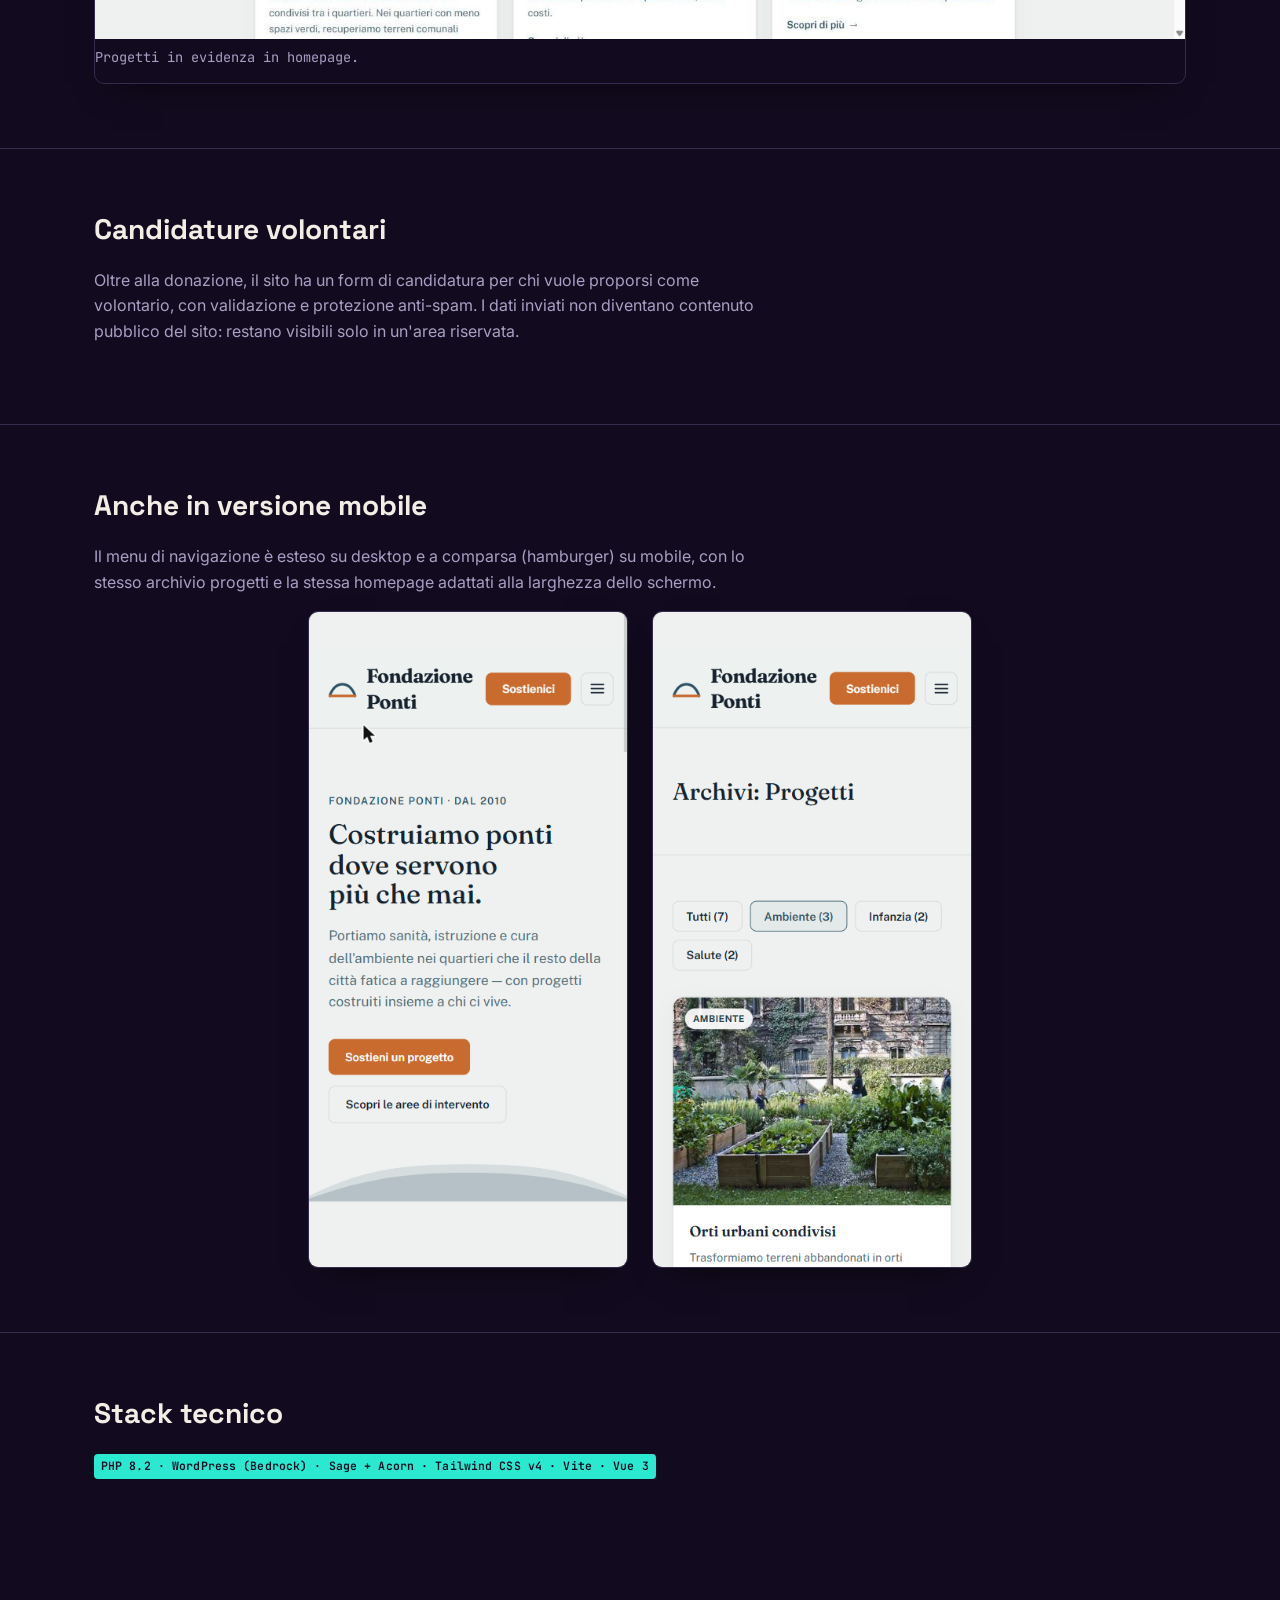
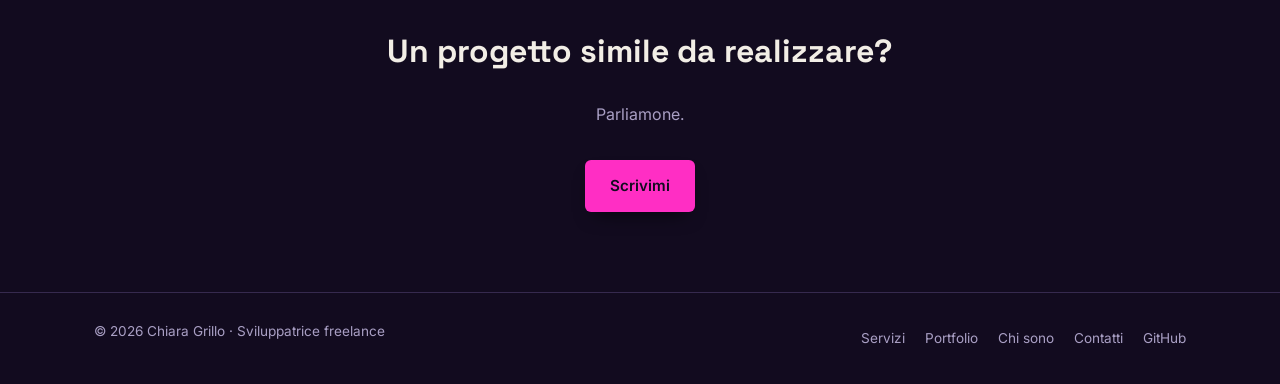
<file: progetti/ponti.html>
<!DOCTYPE html>
<html lang="it">
<head>
<meta charset="UTF-8">
<meta name="viewport" content="width=device-width, initial-scale=1.0">
<title>Sito per fondazione umanitaria (progetto di pratica) · Chiara Grillo</title>
<meta name="description" content="Case study: sito vetrina per una fondazione umanitaria fittizia, con archivio progetti filtrabile e form di donazione. Progetto di pratica personale.">

<link rel="preconnect" href="https://fonts.googleapis.com">
<link rel="preconnect" href="https://fonts.gstatic.com" crossorigin>
<link href="https://fonts.googleapis.com/css2?family=Space+Grotesk:wght@700&family=Inter:wght@400;500;600&family=JetBrains+Mono:wght@400;600&display=swap" rel="stylesheet">

<link rel="stylesheet" href="../style.css">
</head>
<body>

<header class="site-header">
  <div class="container header__inner">
    <a href="../index.html#top" class="logo">&lt;Chiara Grillo/&gt;</a>
    <nav class="nav" id="site-nav" aria-label="Navigazione principale">
      <a href="../index.html#servizi">Servizi</a>
      <a href="../index.html#portfolio">Portfolio</a>
      <a href="../index.html#chi-sono">Chi sono</a>
      <a href="../index.html#contatti">Contatti</a>
      <a href="../index.html#contatti" class="btn btn--primary btn--small nav__cta">Richiedi un preventivo</a>
    </nav>
    <button type="button" class="nav-toggle" aria-expanded="false" aria-controls="site-nav" aria-label="Apri il menu">
      <span class="nav-toggle__bar"></span>
      <span class="nav-toggle__bar"></span>
      <span class="nav-toggle__bar"></span>
    </button>
    <a href="../index.html#contatti" class="btn btn--primary btn--small header__cta">Richiedi un preventivo</a>
  </div>
</header>

<main>

  <div class="container">
    <a href="../index.html#portfolio" class="case-detail__back">&larr; Torna al portfolio</a>
  </div>

  <section class="case-hero">
    <div class="container">
      <p class="eyebrow">Case study · Sito no-profit (progetto di pratica)</p>
      <h1>Fondazione Ponti: sito per una fondazione umanitaria fittizia</h1>
      <p>Sito vetrina per una fondazione umanitaria immaginaria con sede a Napoli. L'ho costruito come esercizio personale, per allenarmi in vista di un incarico vero con un'agenzia che realizza soprattutto siti per fondazioni ed enti no-profit: non è online e non ha uno scopo commerciale reale.</p>
    </div>
  </section>

  <div class="container">
    <div class="case-shot">
      <img src="../screenshot/ponti/homepage-hero.jpg" alt="Homepage di Fondazione Ponti, con titolo, due pulsanti di call to action e le aree di intervento">
      <p class="case-shot__caption">Homepage: presentazione della fondazione e primo accesso alle aree di intervento.</p>
    </div>
  </div>

  <section class="case-section">
    <div class="container">
      <h2>Il contesto</h2>
      <p>Un sito per una fondazione deve mettere subito in chiaro cosa fa l'organizzazione e permettere a chi visita di arrivare in pochi passaggi a donare o a candidarsi come volontario. Serve anche un archivio dei progetti consultabile per area di intervento, per chi vuole approfondire prima di decidere se sostenere l'organizzazione. Ho impostato il sito su WordPress con struttura Bedrock, in modo che i contenuti (progetti, aree di intervento) restino gestibili da chi cura il sito senza dover toccare il codice.</p>
    </div>
  </section>

  <section class="case-section">
    <div class="container">
      <h2>Archivio progetti filtrabile</h2>
      <p>La pagina archivio mostra tutti i progetti della fondazione, filtrabili per area di intervento (Ambiente, Infanzia, Salute) senza ricaricare la pagina. Il filtro è l'unico componente interattivo Vue del sito: si appoggia al contenuto già renderizzato da WordPress e ne mostra o nasconde porzioni, invece di richiedere di nuovo i dati al server. La pagina resta quindi consultabile anche senza JavaScript attivo.</p>
      <div class="case-shot">
        <img src="../screenshot/ponti/archivio-filtro-ambiente.jpg" alt="Archivio progetti filtrato per area Ambiente, con tre progetti mostrati: orti urbani condivisi, riforestazione urbana, pulizia costiera">
        <p class="case-shot__caption">Archivio filtrato sull'area "Ambiente".</p>
      </div>
    </div>
  </section>

  <section class="case-section">
    <div class="container">
      <h2>Progetti in evidenza e donazione</h2>
      <p>In homepage compaiono alcuni progetti in evidenza tra le diverse aree, con link alla pagina di dettaglio e da lì alla donazione. Ho scelto di rendere la donazione dichiaratamente simbolica, segnalato in pagina: un'integrazione di pagamento vera avrebbe richiesto conformità PCI-DSS, fuori scopo per un progetto dimostrativo come questo. Anche il conteggio progetti per area è reale (calcolato sui progetti effettivamente presenti), a differenza di un mockup iniziale che prevedeva statistiche globali inventate: le ho tolte perché con solo 6 progetti reali sarebbero state fuori luogo.</p>
      <div class="case-shot">
        <img src="../screenshot/ponti/progetti-in-evidenza.jpg" alt="Sezione progetti in evidenza in homepage, con tre card: orti urbani condivisi, screening gratuiti, ambulatorio mobile">
        <p class="case-shot__caption">Progetti in evidenza in homepage.</p>
      </div>
    </div>
  </section>

  <section class="case-section">
    <div class="container">
      <h2>Candidature volontari</h2>
      <p>Oltre alla donazione, il sito ha un form di candidatura per chi vuole proporsi come volontario, con validazione e protezione anti-spam. I dati inviati non diventano contenuto pubblico del sito: restano visibili solo in un'area riservata.</p>
    </div>
  </section>

  <section class="case-section">
    <div class="container">
      <h2>Anche in versione mobile</h2>
      <p>Il menu di navigazione è esteso su desktop e a comparsa (hamburger) su mobile, con lo stesso archivio progetti e la stessa homepage adattati alla larghezza dello schermo.</p>
      <div class="case-shot-row">
        <div class="case-shot case-shot--phone">
          <img src="../screenshot/ponti/mobile-homepage.png" alt="Homepage di Fondazione Ponti in versione mobile, con menu a comparsa">
        </div>
        <div class="case-shot case-shot--phone">
          <img src="../screenshot/ponti/mobile-archivio-filtro.png" alt="Archivio progetti filtrato per area Ambiente in versione mobile">
        </div>
      </div>
    </div>
  </section>

  <section class="case-section">
    <div class="container">
      <h2>Stack tecnico</h2>
      <span class="tag">PHP 8.2 · WordPress (Bedrock) · Sage + Acorn · Tailwind CSS v4 · Vite · Vue 3</span>
    </div>
  </section>

  <section class="case-cta">
    <div class="container">
      <h2 class="section-title">Un progetto simile da realizzare?</h2>
      <p>Parliamone.</p>
      <a href="../index.html#contatti" class="btn btn--primary">Scrivimi</a>
    </div>
  </section>

</main>

<footer class="site-footer">
  <div class="container footer__inner">
    <p>&copy; 2026 Chiara Grillo · Sviluppatrice freelance</p>
    <nav class="footer__links" aria-label="Link footer">
      <a href="../index.html#servizi">Servizi</a>
      <a href="../index.html#portfolio">Portfolio</a>
      <a href="../index.html#chi-sono">Chi sono</a>
      <a href="../index.html#contatti">Contatti</a>
      <a href="https://github.com/ChiaraInMiniatura" target="_blank" rel="noopener noreferrer">GitHub</a>
    </nav>
  </div>
</footer>

<script src="../script.js"></script>
</body>
</html>
</file>
<file: style.css>
/* ==========================================================================
   Design tokens
   ========================================================================== */
:root {
  --bg: #120b1f;
  --surface: #1c1330;
  --border: #362a4e;
  --text: #f2eee6;
  --text-secondary: #a99fc4;

  --magenta: #ff2ec4;
  --cyan: #2be8d0;
  --gold: #ffb703;
  --violet: #8b5cf6;
  --dark-text: #120b1f;

  --shadow-soft: 0 16px 32px -18px rgba(0, 0, 0, 0.7);
  --shadow-btn: 0 10px 20px -10px rgba(0, 0, 0, 0.8);

  --radius-btn: 6px;
  --radius-card: 10px;

  --font-display: 'Space Grotesk', sans-serif;
  --font-body: 'Inter', sans-serif;
  --font-mono: 'JetBrains Mono', monospace;

  --container-width: 1140px;
}

/* ==========================================================================
   Reset
   ========================================================================== */
*, *::before, *::after { box-sizing: border-box; }
html, body { margin: 0; padding: 0; }
html { scroll-behavior: smooth; }
body {
  background: var(--bg);
  color: var(--text);
  font-family: var(--font-body);
  font-size: 1rem;
  line-height: 1.6;
  -webkit-font-smoothing: antialiased;
  position: relative;
}
img { max-width: 100%; display: block; }
a { color: inherit; text-decoration: none; }
h1, h2, h3 { font-family: var(--font-display); font-weight: 700; line-height: 1.15; margin: 0 0 0.6em; }
p { margin: 0 0 1em; }
ul { margin: 0; padding: 0; }
button { font: inherit; }

/* film-grain texture overlay */
body::before {
  content: "";
  position: fixed;
  inset: 0;
  z-index: 999;
  pointer-events: none;
  opacity: 0.05;
  mix-blend-mode: overlay;
  background-image: url("data:image/svg+xml;utf8,<svg xmlns='http://www.w3.org/2000/svg' width='120' height='120'><filter id='n'><feTurbulence type='fractalNoise' baseFrequency='0.9' numOctaves='2' stitchTiles='stitch'/></filter><rect width='100%25' height='100%25' filter='url(%23n)'/></svg>");
}

.container {
  width: 100%;
  max-width: var(--container-width);
  margin: 0 auto;
  padding: 0 24px;
}

.section-title {
  font-size: clamp(1.6rem, 2.5vw, 2.1rem);
  margin-bottom: 2rem;
}

/* ==========================================================================
   Buttons
   ========================================================================== */
.btn {
  display: inline-flex;
  align-items: center;
  justify-content: center;
  gap: 0.5em;
  padding: 0.85em 1.6em;
  border-radius: var(--radius-btn);
  font-family: var(--font-body);
  font-weight: 600;
  font-size: 0.95rem;
  border: 1px solid transparent;
  cursor: pointer;
  transition: transform 0.15s ease, background-color 0.15s ease, border-color 0.15s ease;
}
.btn--primary {
  background: var(--magenta);
  color: var(--dark-text);
  box-shadow: var(--shadow-btn);
}
.btn--primary:hover { transform: translateY(-2px); }
.btn--outline {
  background: transparent;
  color: var(--text);
  border-color: var(--border);
}
.btn--outline:hover { border-color: var(--text-secondary); transform: translateY(-2px); }
.btn--small { padding: 0.6em 1.2em; font-size: 0.85rem; }

/* ==========================================================================
   Header
   ========================================================================== */
.site-header {
  position: sticky;
  top: 0;
  z-index: 100;
  background: rgba(18, 11, 31, 0.85);
  backdrop-filter: blur(10px);
  border-bottom: 1px solid var(--border);
}
.header__inner {
  display: flex;
  align-items: center;
  justify-content: space-between;
  gap: 24px;
  padding-top: 16px;
  padding-bottom: 16px;
}
.logo {
  font-family: var(--font-mono);
  font-weight: 600;
  font-size: 1.05rem;
  letter-spacing: -0.02em;
  white-space: nowrap;
}
.nav {
  display: flex;
  gap: 28px;
  flex: 1;
  justify-content: center;
}
.nav a {
  font-size: 0.92rem;
  font-weight: 500;
  color: var(--text-secondary);
  transition: color 0.15s ease;
}
.nav a:hover { color: var(--text); }

.nav-toggle {
  display: none;
  flex-direction: column;
  justify-content: center;
  align-items: center;
  gap: 5px;
  width: 40px;
  height: 40px;
  padding: 0;
  border: 1px solid var(--border);
  border-radius: var(--radius-btn);
  background: transparent;
  cursor: pointer;
  flex-shrink: 0;
}
.nav-toggle__bar {
  display: block;
  width: 18px;
  height: 2px;
  background: var(--text);
  transition: transform 0.15s ease, opacity 0.15s ease;
}
.nav-toggle[aria-expanded="true"] .nav-toggle__bar:nth-child(1) { transform: translateY(7px) rotate(45deg); }
.nav-toggle[aria-expanded="true"] .nav-toggle__bar:nth-child(2) { opacity: 0; }
.nav-toggle[aria-expanded="true"] .nav-toggle__bar:nth-child(3) { transform: translateY(-7px) rotate(-45deg); }

.nav__cta { display: none; }

@media (max-width: 780px) {
  .header__cta { display: none; }
  .nav-toggle { display: flex; }

  .nav {
    display: none;
    position: absolute;
    top: 100%;
    left: 0;
    right: 0;
    flex-direction: column;
    gap: 4px;
    background: var(--surface);
    border-bottom: 1px solid var(--border);
    padding: 8px 24px 20px;
  }
  .nav.is-open { display: flex; }
  .nav a:not(.nav__cta) {
    padding: 0.6em 0;
    border-top: 1px solid var(--border);
  }
  .nav a:first-child { border-top: none; }
  .nav__cta {
    display: inline-flex;
    margin-top: 12px;
    align-self: flex-start;
  }
}

/* ==========================================================================
   Hero
   ========================================================================== */
.hero {
  padding: 96px 0 80px;
}
.hero__inner {
  display: grid;
  grid-template-columns: 1.1fr 1fr;
  gap: 48px;
  align-items: center;
}
@media (max-width: 900px) {
  .hero__inner { grid-template-columns: 1fr; }
  .hero__visual { display: flex; flex-direction: column; align-items: center; }
}

.eyebrow {
  display: inline-block;
  font-family: var(--font-mono);
  font-size: 0.85rem;
  color: var(--cyan);
  border: 1px solid var(--cyan);
  background: rgba(43, 232, 208, 0.08);
  padding: 0.4em 0.9em;
  border-radius: var(--radius-btn);
  margin-bottom: 1.4rem;
}

.hero__title {
  font-size: clamp(2.1rem, 4vw, 3.1rem);
  letter-spacing: -0.02em;
  margin-bottom: 0.7em;
}
.hero__title .highlight { color: var(--magenta); }

.hero__subtitle {
  color: var(--text-secondary);
  font-size: 1.08rem;
  max-width: 46ch;
  margin-bottom: 2rem;
}

.hero__ctas {
  display: flex;
  gap: 16px;
  flex-wrap: wrap;
}

.hero__visual {
  display: flex;
  flex-direction: column;
  align-items: center;
  gap: 14px;
  min-width: 0;
}

.ring-hint {
  display: none;
  font-family: var(--font-mono);
  font-size: 0.8rem;
  color: var(--text-secondary);
  margin: 0;
}
html.js-ready .ring-hint { display: block; }

/* ==========================================================================
   Interactive ring
   ========================================================================== */
.ring {
  position: relative;
  width: 380px;
  height: 380px;
  max-width: 100%;
}
.ring__svg {
  width: 100%;
  height: 100%;
  overflow: visible;
}
.segment {
  cursor: pointer;
  transform-box: fill-box;
  transform-origin: center;
  transition: transform 0.28s cubic-bezier(.2, .8, .2, 1), opacity 0.28s ease;
}
.segment:focus-visible {
  outline: 2px solid var(--text);
  outline-offset: 3px;
}
.segment.dim { opacity: 0.4; }
.segment[data-i="0"].active { transform: translate(11px, -11px); }
.segment[data-i="1"].active { transform: translate(11px, 11px); }
.segment[data-i="2"].active { transform: translate(-11px, 11px); }
.segment[data-i="3"].active { transform: translate(-11px, -11px); }

.ring__center {
  position: absolute;
  inset: 0;
  display: flex;
  flex-direction: column;
  align-items: center;
  justify-content: center;
  text-align: center;
  pointer-events: none;
}
.ring__number {
  font-family: var(--font-display);
  font-weight: 700;
  font-size: 2.6rem;
  color: var(--text);
}
.ring__label {
  font-family: var(--font-mono);
  font-size: 0.85rem;
  color: var(--text-secondary);
  margin-top: 0.3em;
}

/* ==========================================================================
   Services
   ========================================================================== */
.services { padding: 80px 0; }
.services__grid {
  display: grid;
  grid-template-columns: repeat(auto-fit, minmax(260px, 1fr));
  gap: 24px;
}
.service-card {
  position: relative;
  background: var(--surface);
  border: 1px solid var(--border);
  border-radius: var(--radius-card);
  box-shadow: var(--shadow-soft);
  padding: 32px 28px 28px;
  overflow: hidden;
  color: var(--accent, var(--magenta));
}
.service-card__bar {
  position: absolute;
  top: 0; left: 0; right: 0;
  height: 3px;
  background: var(--accent, var(--magenta));
}
.service-card__icon {
  width: 40px;
  height: 40px;
  margin-bottom: 20px;
}
.service-card h3 {
  color: var(--text);
  font-size: 1.15rem;
  margin-bottom: 0.5em;
}
.service-card p {
  color: var(--text-secondary);
  font-size: 0.95rem;
  margin: 0;
}

/* ==========================================================================
   Portfolio
   ========================================================================== */
.portfolio { padding: 80px 0; }
.portfolio__grid {
  display: grid;
  grid-template-columns: repeat(auto-fit, minmax(260px, 1fr));
  gap: 24px;
}
.case-card {
  background: var(--surface);
  border: 1px solid var(--border);
  border-radius: var(--radius-card);
  box-shadow: var(--shadow-soft);
  overflow: hidden;
  display: flex;
  flex-direction: column;
}
.case-card__media {
  height: 170px;
  background:
    repeating-linear-gradient(135deg, rgba(255,255,255,0.03) 0 10px, transparent 10px 20px),
    var(--bg);
  border-bottom: 1px solid var(--border);
  display: flex;
  align-items: center;
  justify-content: center;
  color: var(--text-secondary);
  font-family: var(--font-mono);
  font-size: 0.85rem;
}
.case-card__body { padding: 24px; flex: 1; display: flex; flex-direction: column; }
.tag {
  display: inline-block;
  align-self: flex-start;
  background: var(--cyan);
  color: var(--dark-text);
  font-family: var(--font-mono);
  font-weight: 600;
  font-size: 0.72rem;
  letter-spacing: 0.01em;
  padding: 0.3em 0.6em;
  border-radius: 4px;
  margin-bottom: 0.9em;
}
.tag--outline {
  background: transparent;
  color: var(--text);
  border: 1px solid var(--violet);
}
.case-card h3 {
  font-size: 1.1rem;
  margin-bottom: 0.5em;
}
.case-card p {
  color: var(--text-secondary);
  font-size: 0.92rem;
  flex: 1;
}
.case-card__link {
  font-family: var(--font-mono);
  font-size: 0.85rem;
  font-weight: 600;
  color: var(--magenta);
  margin-top: 0.8em;
}
.case-card__link:hover { text-decoration: underline; }

.case-card--placeholder {
  background: transparent;
  border: 1px dashed var(--border);
  box-shadow: none;
}
.case-card__body--placeholder {
  align-items: flex-start;
  justify-content: center;
  min-height: 236px;
}
.case-card--placeholder h3 { color: var(--text-secondary); }
.case-card--placeholder p { color: var(--text-secondary); flex: none; }

/* ==========================================================================
   About
   ========================================================================== */
.about { padding: 80px 0; }
.about__inner {
  display: grid;
  grid-template-columns: 220px 1fr;
  gap: 40px;
  align-items: center;
}
@media (max-width: 700px) {
  .about__inner { grid-template-columns: 1fr; }
}
.about__photo {
  width: 220px;
  height: 220px;
  border-radius: var(--radius-card);
  background: var(--surface);
  border: 1px solid var(--border);
  overflow: hidden;
  flex-shrink: 0;
}
.about__photo img {
  width: 100%;
  height: 100%;
  object-fit: cover;
}
.about__text p { color: var(--text-secondary); max-width: 60ch; }

.portfolio__more {
  display: block;
  margin-top: 40px;
  text-align: center;
  font-family: var(--font-mono);
  font-size: 0.9rem;
  font-weight: 600;
  color: var(--magenta);
}
.portfolio__more:hover { text-decoration: underline; }

/* ==========================================================================
   Skills
   ========================================================================== */
.skills { padding: 80px 0; }
.skills .section-title { margin: 0 0 2rem; }

.skills-carousel {
  overflow: hidden;
  -webkit-mask-image: linear-gradient(90deg, transparent, #000 8%, #000 92%, transparent);
  mask-image: linear-gradient(90deg, transparent, #000 8%, #000 92%, transparent);
}
.skills-carousel__track {
  display: flex;
  width: max-content;
  gap: 48px;
  animation: skills-scroll 26s linear infinite;
}
.skills-carousel:hover .skills-carousel__track {
  animation-play-state: paused;
}
@keyframes skills-scroll {
  from { transform: translateX(0); }
  to { transform: translateX(-50%); }
}
@media (prefers-reduced-motion: reduce) {
  .skills-carousel__track { animation: none; }
}

.skill-badge {
  display: flex;
  flex-direction: column;
  align-items: center;
  gap: 10px;
  flex-shrink: 0;
  width: 84px;
}
.skill-badge__icon {
  width: 60px;
  height: 60px;
  border-radius: var(--radius-card);
  display: flex;
  align-items: center;
  justify-content: center;
  box-shadow: var(--shadow-soft);
}
.skill-badge__label {
  font-family: var(--font-mono);
  font-size: 0.72rem;
  color: var(--text-secondary);
  text-align: center;
  white-space: nowrap;
}

/* ==========================================================================
   Contact
   ========================================================================== */
.contact { padding: 96px 0; text-align: center; }
.contact__inner p {
  color: var(--text-secondary);
  margin-bottom: 2rem;
}

/* ==========================================================================
   Footer
   ========================================================================== */
.site-footer {
  border-top: 1px solid var(--border);
  padding: 28px 0;
}
.footer__inner {
  display: flex;
  flex-wrap: wrap;
  gap: 16px;
  align-items: center;
  justify-content: space-between;
  color: var(--text-secondary);
  font-size: 0.85rem;
}
.footer__links { display: flex; gap: 20px; }
.footer__links a { color: var(--text-secondary); }
.footer__links a:hover { color: var(--text); }

/* ==========================================================================
   Case study pages (progetti/)
   ========================================================================== */
.case-card__media img {
  width: 100%;
  height: 100%;
  object-fit: cover;
  display: block;
}

.case-detail__back {
  display: inline-block;
  color: var(--text-secondary);
  font-family: var(--font-mono);
  font-size: 0.85rem;
  padding: 20px 0;
  transition: color 0.15s ease;
}
.case-detail__back:hover { color: var(--text); }

.case-hero {
  padding: 64px 0 48px;
}
.case-hero h1 {
  font-family: var(--font-display);
  font-size: clamp(2rem, 3.6vw, 2.8rem);
  margin-bottom: 0.5em;
}
.case-hero p {
  color: var(--text-secondary);
  font-size: 1.05rem;
  max-width: 68ch;
  margin-bottom: 2rem;
}

.case-shot {
  border: 1px solid var(--border);
  border-radius: var(--radius-card);
  overflow: hidden;
  box-shadow: var(--shadow-soft);
}
.case-shot img { width: 100%; display: block; }
.case-shot + .case-shot { margin-top: 32px; }

.case-shot__caption {
  color: var(--text-secondary);
  font-family: var(--font-mono);
  font-size: 0.85rem;
  margin-top: 0.6em;
}

.case-section {
  padding: 64px 0;
  border-top: 1px solid var(--border);
}
.case-section h2 {
  font-size: clamp(1.5rem, 2.2vw, 1.9rem);
  margin-bottom: 0.8em;
}
.case-section p {
  color: var(--text-secondary);
  max-width: 68ch;
}

.case-cta {
  padding: 80px 0;
  text-align: center;
}
.case-cta p {
  color: var(--text-secondary);
  margin-bottom: 2rem;
}

/* Screenshot mobile (case study Frida): larghezza fissa invece di
   riempire tutto il container, altrimenti vengono stirati e sgranati */
.case-shot--phone {
  max-width: 320px;
  margin-left: auto;
  margin-right: auto;
}

.case-shot--phone .case-shot__caption {
  text-align: center;
}

.case-shot-row {
  display: flex;
  flex-wrap: wrap;
  justify-content: center;
  align-items: flex-start;
  gap: 24px;
}

.case-shot-row .case-shot--phone {
  margin-left: 0;
  margin-right: 0;
}

/* la regola .case-shot + .case-shot (da MOD2) aggiunge margin-top tra
   screenshot impilati: dentro una riga affiancata non deve applicarsi,
   ci pensa già il gap del flex */
.case-shot-row .case-shot + .case-shot {
  margin-top: 0;
}

/* Anteprima a logo per la card LIDA in home, invece dello screenshot
   a piena larghezza usato dalla card padel */
.case-card__media--logo {
  display: flex;
  align-items: center;
  justify-content: center;
  background: var(--surface);
  padding: 26px;
}

.case-card__media--logo img {
  width: auto;
  height: auto;
  max-width: 68%;
  max-height: 68%;
  object-fit: contain;
  border-radius: var(--radius-card);
  box-shadow: var(--shadow-soft);
}

.case-shot-aside {
  display: flex;
  flex-direction: column;
  align-items: center;
  gap: 16px;
}

.case-shot-aside .case-shot--phone {
  margin-left: 0;
  margin-right: 0;
}

.case-shot-aside .case-shot__caption--aside {
  margin-top: 0;
  text-align: center;
}

@media (min-width: 700px) {
  .case-shot-aside {
    flex-direction: row;
    align-items: center;
    justify-content: center;
    gap: 40px;
  }
  .case-shot-aside .case-shot__caption--aside {
    text-align: left;
    max-width: 260px;
  }
}
</file>
